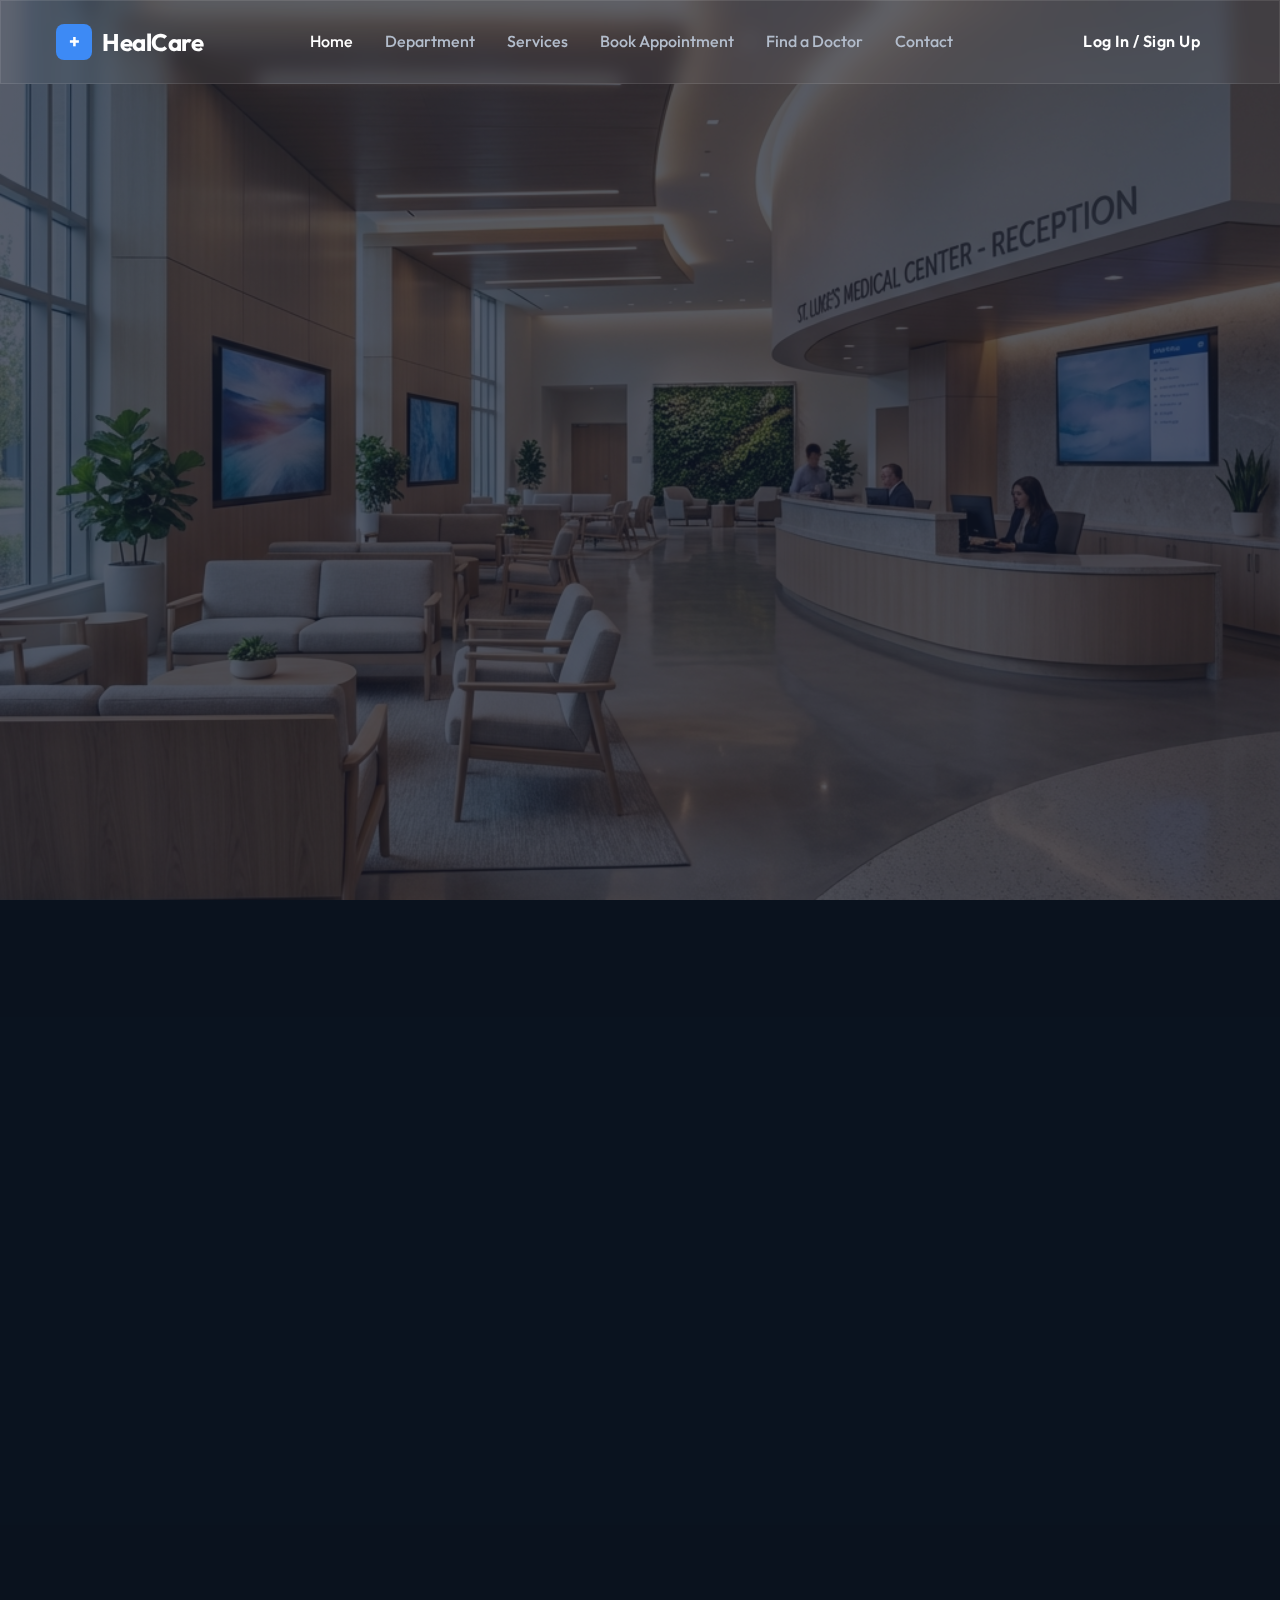
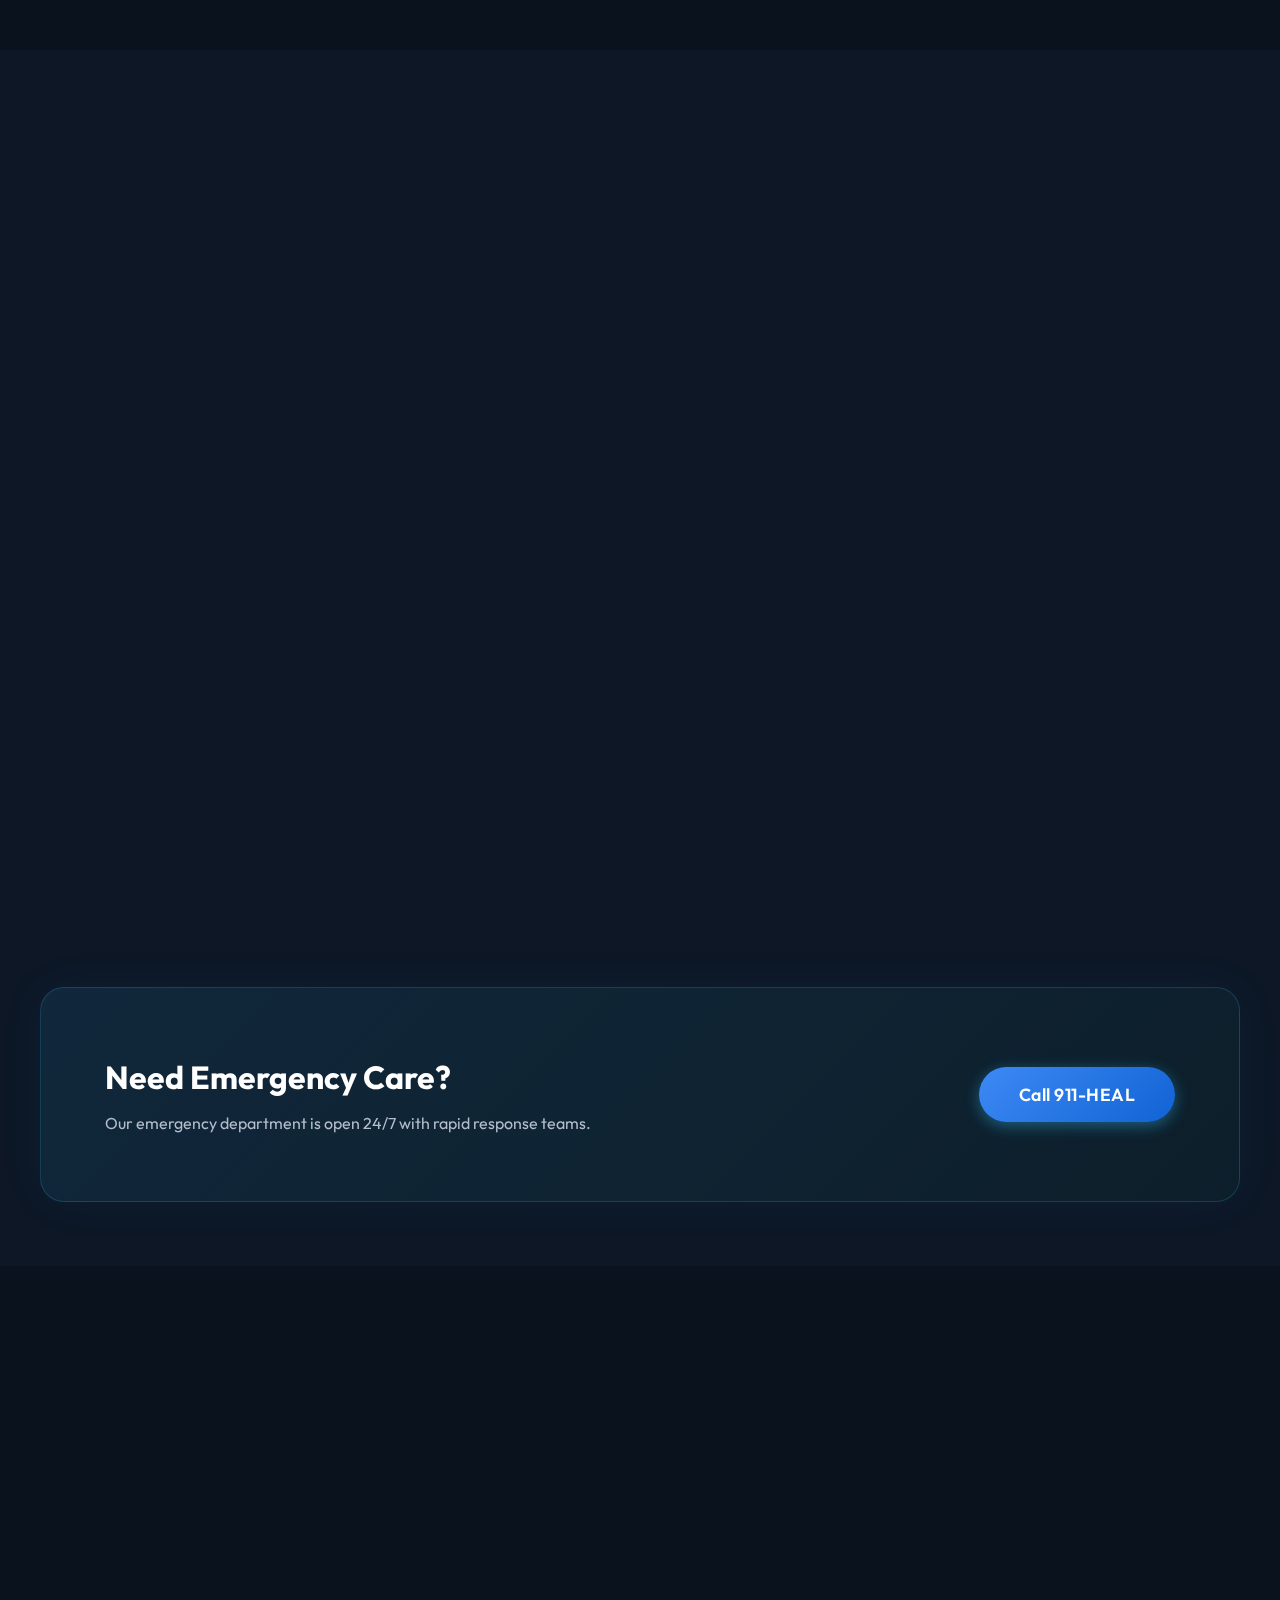
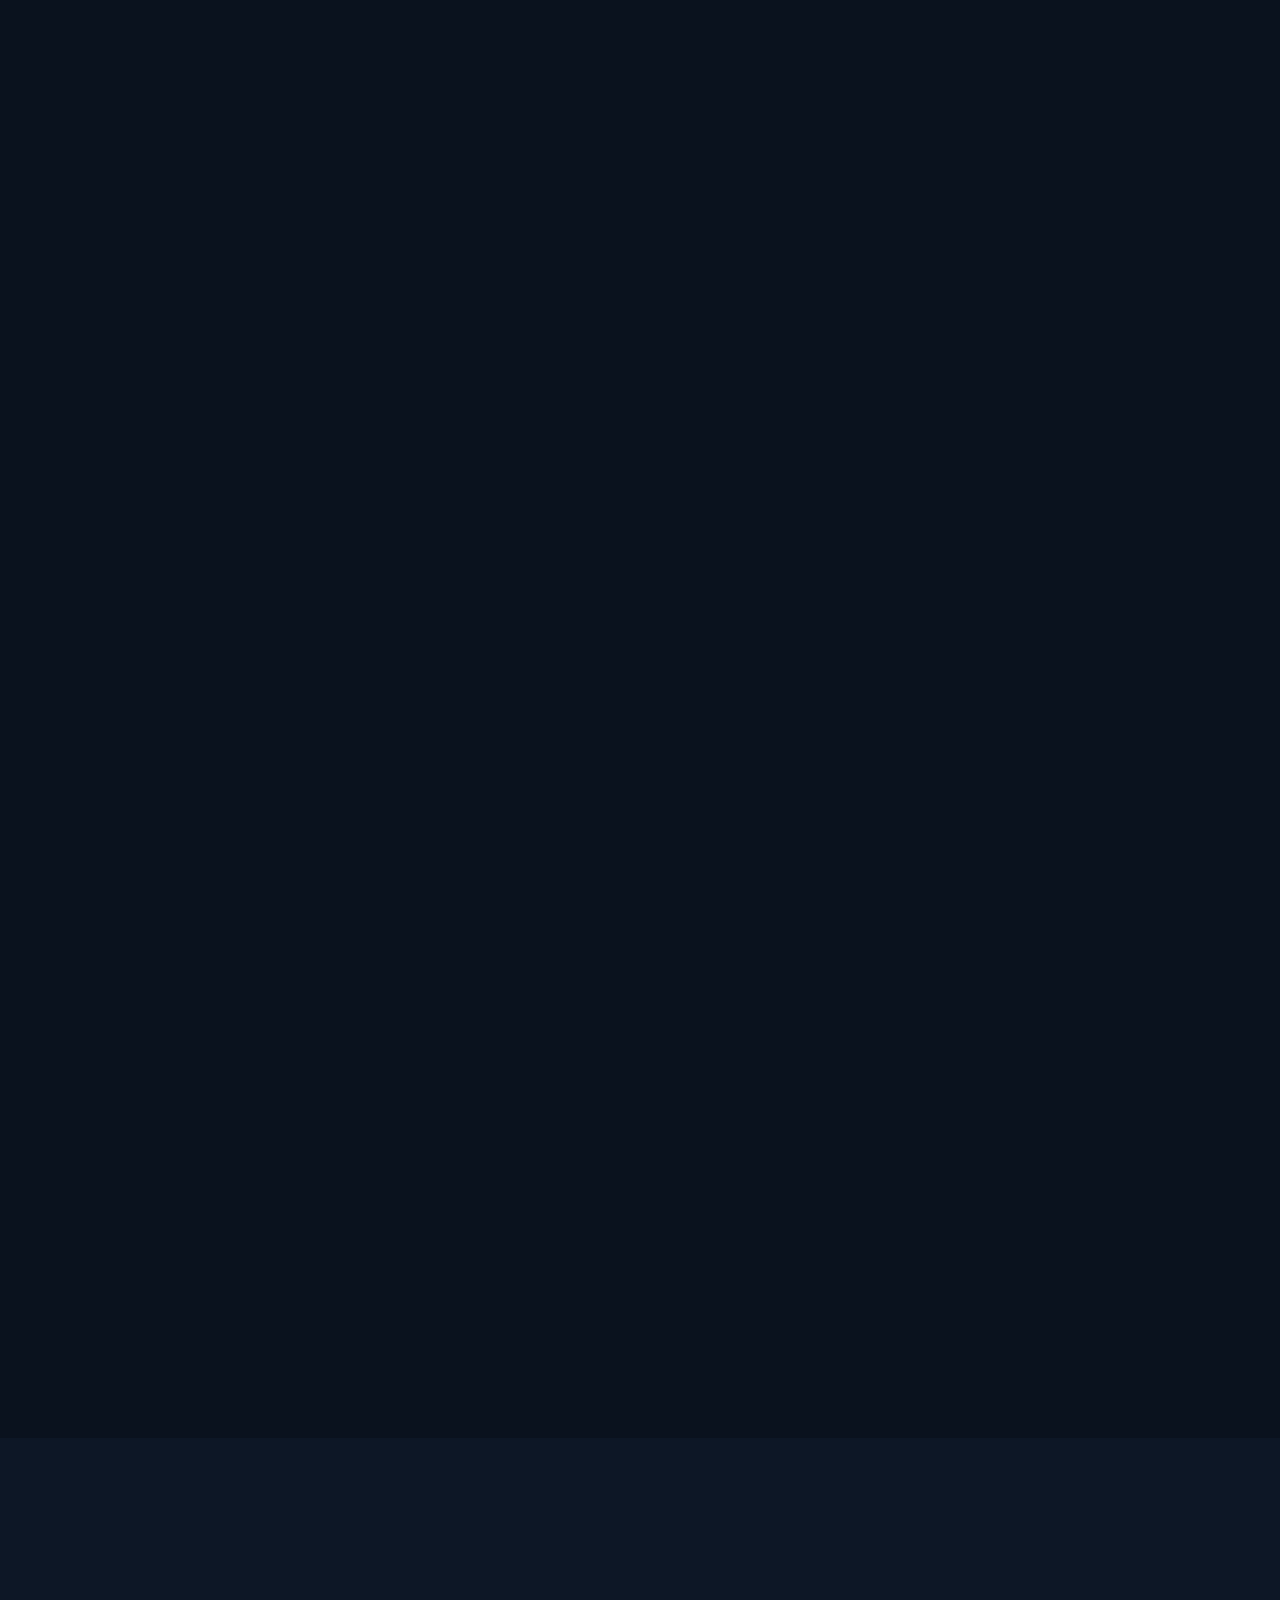
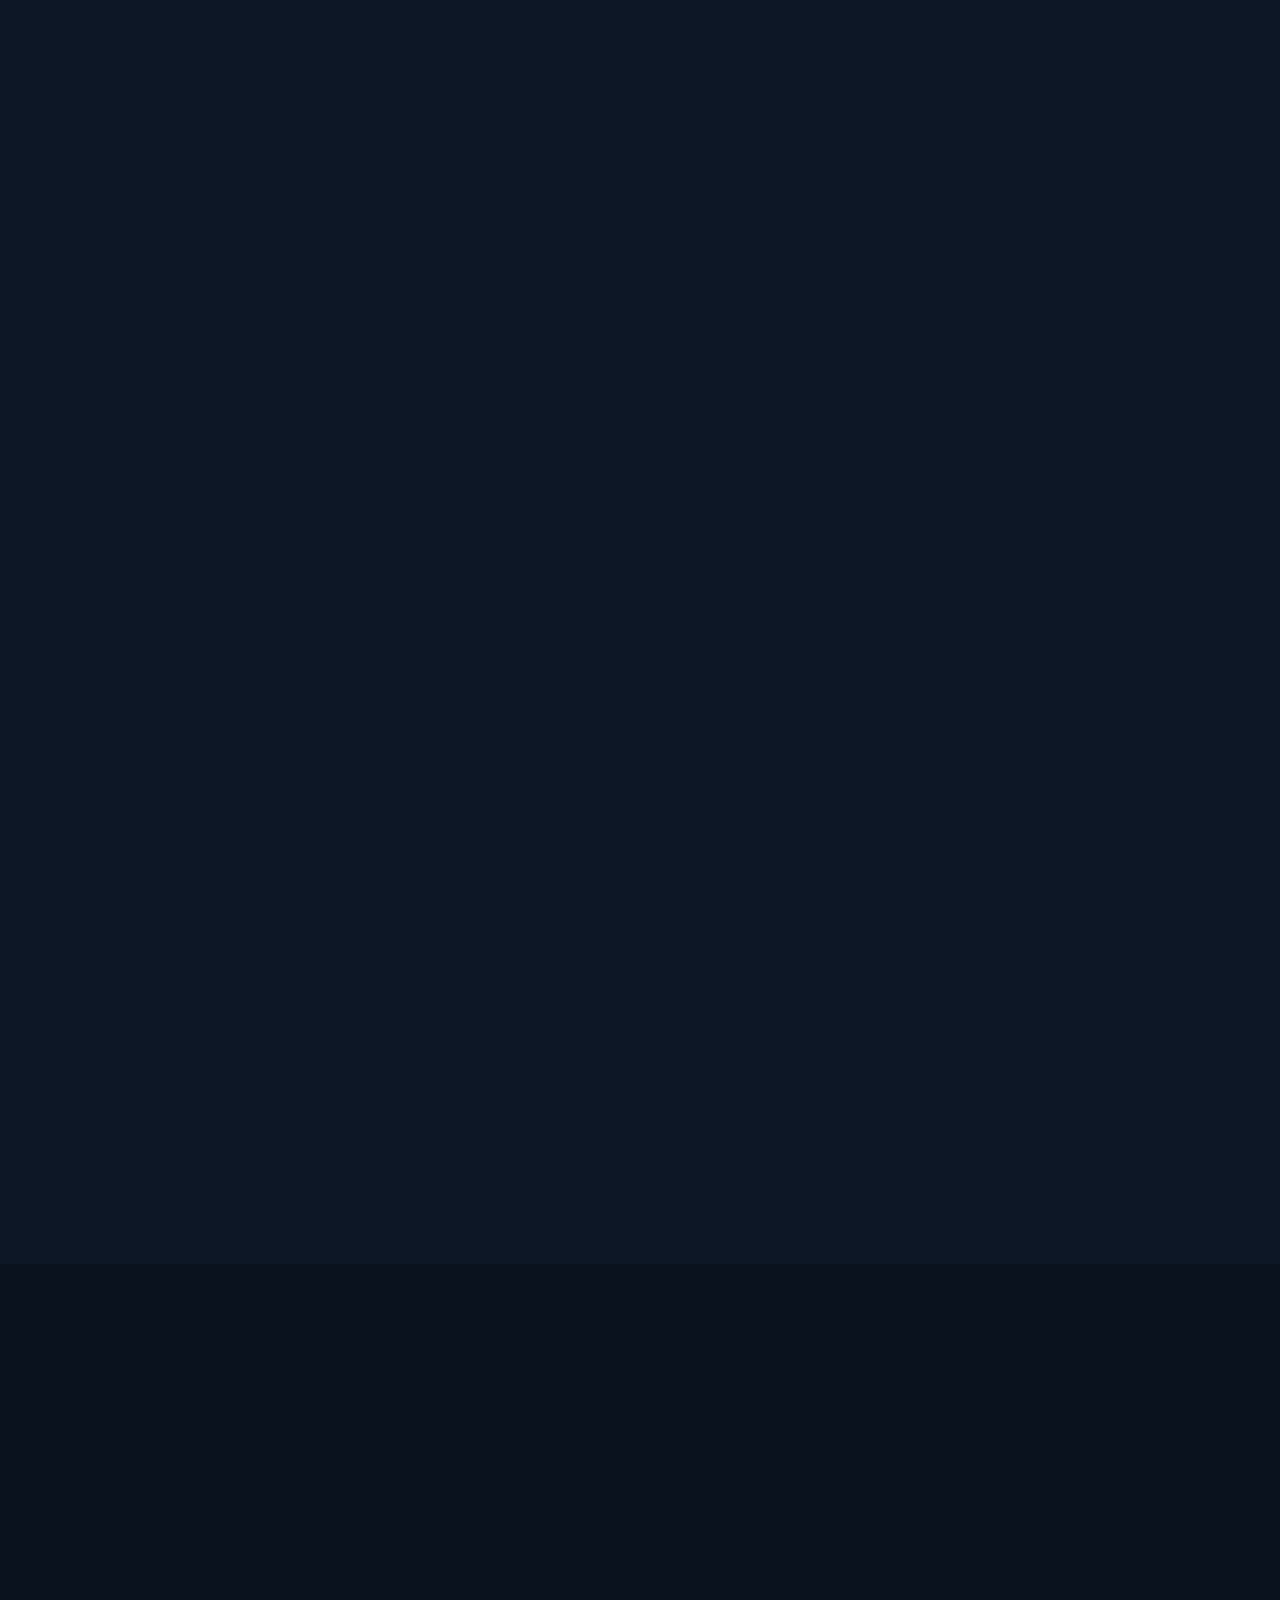
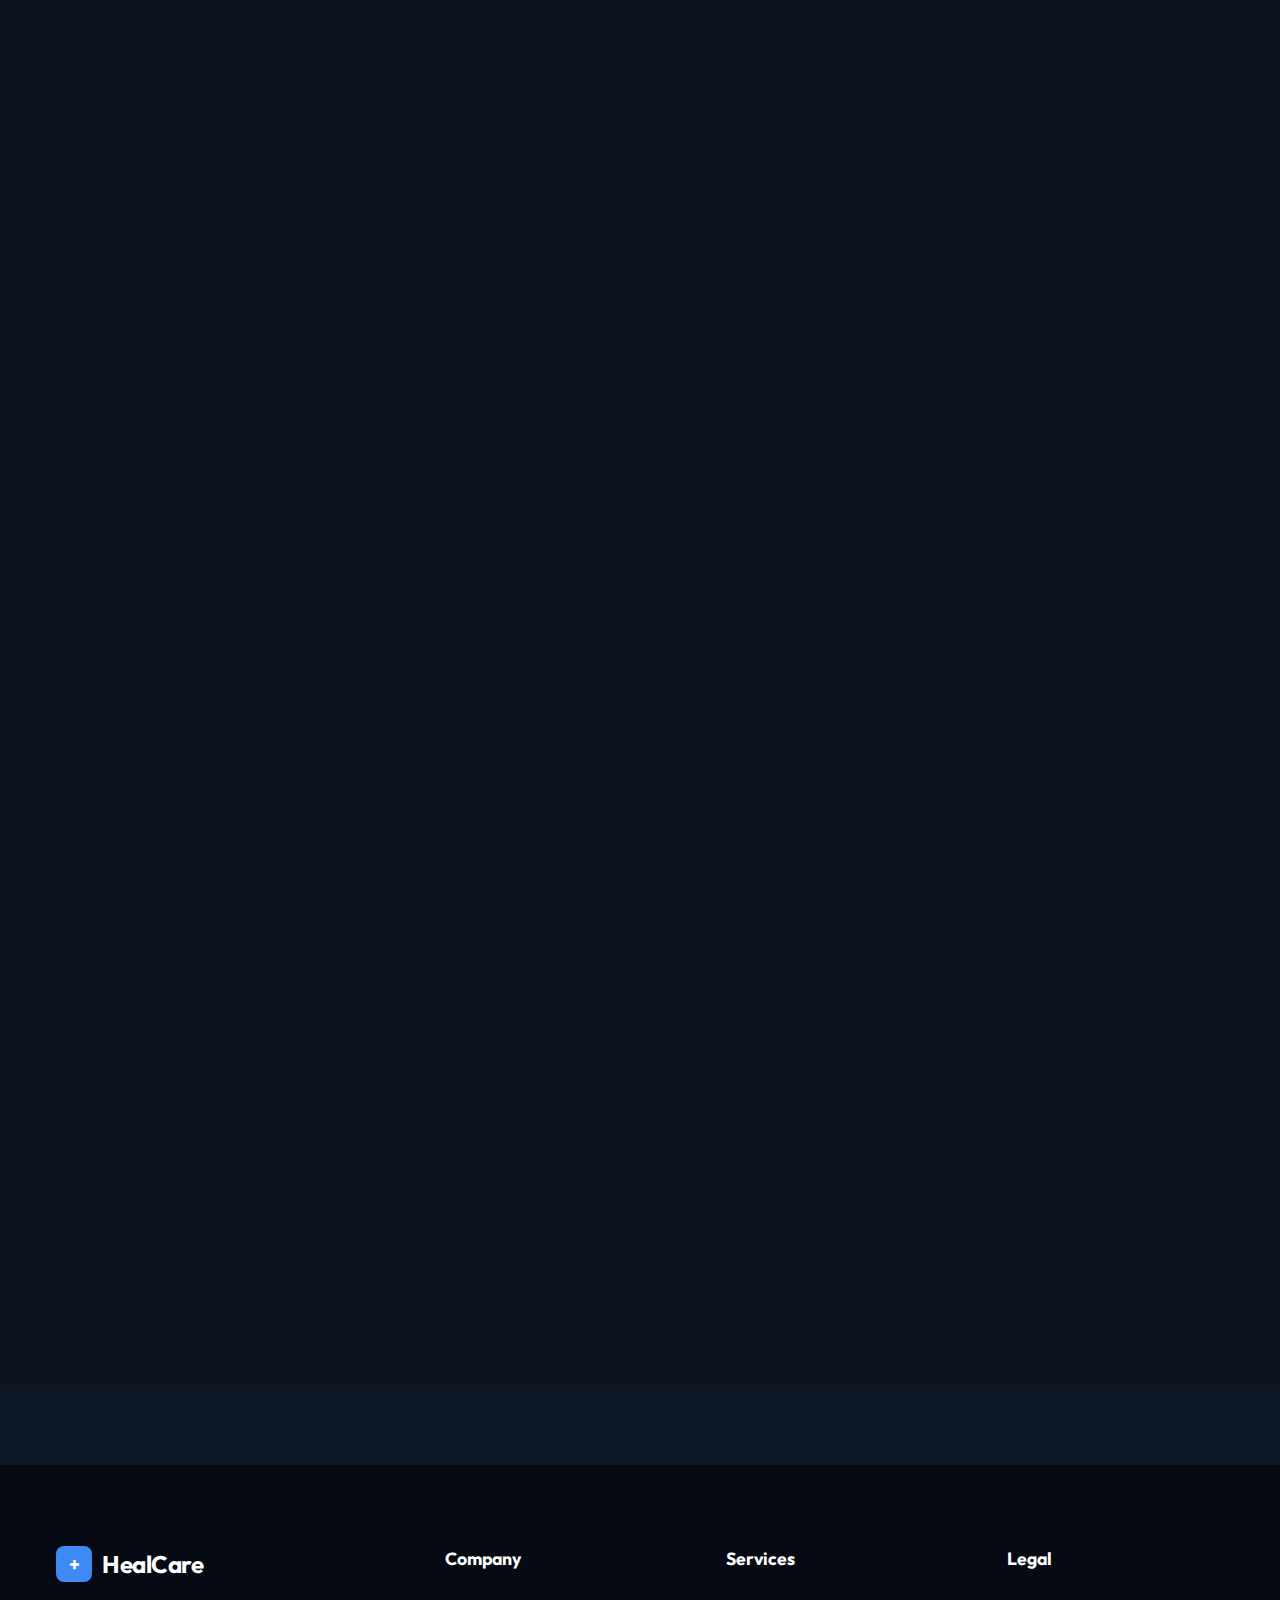
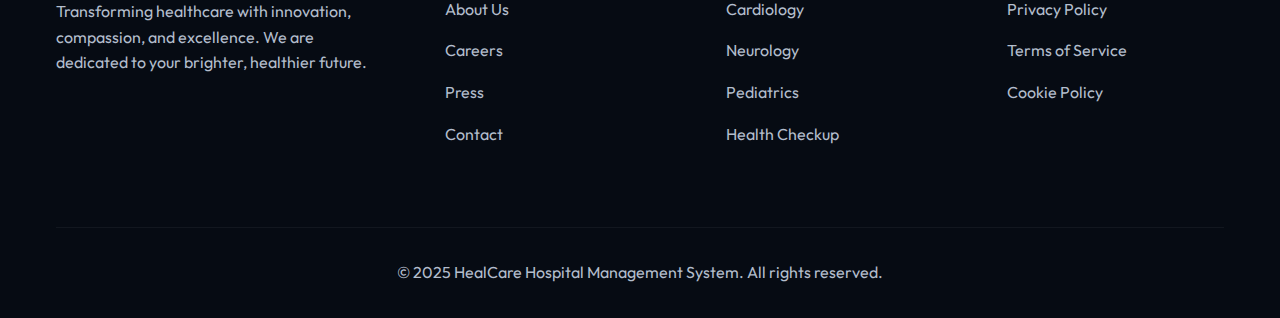
<file: index.html>
<!DOCTYPE html>
<html lang="en">

<head>
    <meta charset="UTF-8">
    <meta name="viewport" content="width=device-width, initial-scale=1.0">
    <title>HealCare - Premium Hospital Management</title>

    <!-- Meta -->
    <meta name="description" content="HealCare: Advanced Hospital Management System for modern healthcare facilities.">

    <!-- Fonts: Outfit (Modern, Clean, Tech-friendly) -->
    <link rel="preconnect" href="https://fonts.googleapis.com">
    <link rel="preconnect" href="https://fonts.gstatic.com" crossorigin>
    <link href="https://fonts.googleapis.com/css2?family=Outfit:wght@300;400;500;600;700&display=swap" rel="stylesheet">

    <!-- Styles -->
    <link rel="stylesheet" href="styles/main.css">
</head>

<body>

    <!-- Navigation -->
    <nav class="navbar glass-effect">
        <div class="container">
            <a href="#" class="logo">
                <span class="logo-icon">+</span> HealCare
            </a>
            <ul class="nav-links">
                <li><a href="#home" class="active">Home</a></li>
                <li><a href="#departments">Department</a></li>
                <li><a href="#services">Services</a></li>
                <li><a href="#book-appointment">Book Appointment</a></li>
                <li><a href="#find-doctor">Find a Doctor</a></li>
                <li><a href="#contact">Contact</a></li>
            </ul>
            <div class="nav-actions">
                <a href="login.html" class="btn btn-secondary">Log In / Sign Up</a>
            </div>
        </div>
    </nav>

    <!-- Hero Section -->
    <header class="hero">
        <div class="container hero-content">
            <div class="hero-text">
                <h1 class="fade-in-up">Healthcare Reimagined <br> <span class="highlight">For The Future</span></h1>
                <p class="fade-in-up delay-1">Experience world-class medical services with state-of-the-art technology
                    and compassionate care.</p>
                <div class="hero-btns fade-in-up delay-2">
                    <button class="btn btn-primary btn-lg">Get Started</button>
                    <button class="btn btn-outline btn-lg">Learn More</button>
                </div>

                <div class="stats-row fade-in-up delay-3">
                    <div class="stat-item">
                        <h3>500+</h3>
                        <p>Doctors</p>
                    </div>
                    <div class="stat-item">
                        <h3>24/7</h3>
                        <p>Emergency</p>
                    </div>
                    <div class="stat-item">
                        <h3>10k+</h3>
                        <p>Patients Healed</p>
                    </div>
                </div>
            </div>
            <!-- Visuals removed for cleaner look with background image -->
        </div>
        <div class="hero-bg-glow"></div>
    </header>

    <!-- About Us Section -->
    <section id="about" class="section padding-lg bg-darker">
        <div class="container">
            <div class="section-header text-center reveal-on-scroll">
                <span class="badge">Who We Are</span>
                <h2>Redefining <span class="highlight">Healthcare Excellence</span></h2>
                <p>HealCare is a pioneer in modern medicine, combining compassion with advanced technology.</p>
            </div>
            <div class="about-grid">
                <div class="about-content reveal-on-scroll">
                    <h3>Our Mission</h3>
                    <p>To provide accessible, high-quality healthcare to everyone. We believe in a patient-first
                        approach, ensuring that every individual receives personalized care.</p>
                    <ul class="check-list">
                        <li>✅ Top-tier Medical Professionals</li>
                        <li>✅ State-of-the-art Technology</li>
                        <li>✅ 24/7 Care & Support</li>
                    </ul>
                </div>
                <div class="about-stats reveal-on-scroll">
                    <div class="stat-card glass-panel">
                        <h2>25+</h2>
                        <p>Years of Service</p>
                    </div>
                    <div class="stat-card glass-panel">
                        <h2>50+</h2>
                        <p>Awards Won</p>
                    </div>
                </div>
            </div>
        </div>
        <!-- Team section integrated into Doctors Section previously -->
    </section>

    <!-- Services Section -->
    <section id="services" class="section padding-lg">
        <div class="container">
            <div class="section-header text-center fade-in-up">
                <span class="badge">Our Expertise</span>
                <h2>Comprehensive <span class="highlight">Medical Services</span></h2>
                <p>We provide a wide range of top-tier medical solutions tailored to your needs.</p>
            </div>

            <div class="services-grid">
                <!-- Service 1 -->
                <div class="service-card glass-panel reveal-on-scroll">
                    <div class="service-icon">🫀</div>
                    <h3>Cardiology</h3>
                    <p>Advanced heart care with cutting-edge diagnostics and expert surgeons.</p>
                    <a href="#" class="btn-text">Learn more &rarr;</a>
                </div>
                <!-- Service 2 -->
                <div class="service-card glass-panel reveal-on-scroll">
                    <div class="service-icon">🧠</div>
                    <h3>Neurology</h3>
                    <p>Comprehensive care for neurological disorders with specialized rehabilitation.</p>
                    <a href="#" class="btn-text">Learn more &rarr;</a>
                </div>
                <!-- Service 3 -->
                <div class="service-card glass-panel reveal-on-scroll">
                    <div class="service-icon">👶</div>
                    <h3>Pediatrics</h3>
                    <p>Compassionate care for infants, children, and adolescents.</p>
                    <a href="#" class="btn-text">Learn more &rarr;</a>
                </div>
                <!-- Service 4 -->
                <div class="service-card glass-panel reveal-on-scroll">
                    <div class="service-icon">🦴</div>
                    <h3>Orthopedics</h3>
                    <p>Joint replacement and sports medicine from world-renowned specialists.</p>
                    <a href="#" class="btn-text">Learn more &rarr;</a>
                </div>
            </div>
        </div>
    </section>

    <!-- CTA Section -->
    <section class="cta-section">
        <div class="container cta-content glass-effect">
            <div class="cta-text">
                <h2>Need Emergency Care?</h2>
                <p>Our emergency department is open 24/7 with rapid response teams.</p>
            </div>
            <div class="cta-btn">
                <button class="btn btn-primary btn-lg">Call 911-HEAL</button>
            </div>
        </div>
    </section>

    <!-- Doctors Section -->
    <section id="doctors" class="section padding-lg bg-darker">
        <div class="container">
            <div class="section-header text-center reveal-on-scroll">
                <span class="badge">Our Team</span>
                <h2>Meet Our <span class="highlight">Specialists</span></h2>
                <p>Led by industry pioneers dedicated to your well-being.</p>
            </div>

            <div class="doctors-slider reveal-on-scroll">
                <!-- Doctor Card 1 -->
                <div class="doctor-card">
                    <div class="doctor-img-placeholder gradient-1"></div>
                    <div class="doctor-info">
                        <h4>Dr. Sarah Jenny</h4>
                        <span class="specialty">Chief Cardiologist</span>
                        <p>15+ years experience in interventional cardiology.</p>
                    </div>
                </div>
                <!-- Doctor Card 2 -->
                <div class="doctor-card">
                    <div class="doctor-img-placeholder gradient-2"></div>
                    <div class="doctor-info">
                        <h4>Dr. Mark Stevens</h4>
                        <span class="specialty">Senior Neurologist</span>
                        <p>Specializing in complex brain surgeries and research.</p>
                    </div>
                </div>
                <!-- Doctor Card 3 -->
                <div class="doctor-card">
                    <div class="doctor-img-placeholder gradient-3"></div>
                    <div class="doctor-info">
                        <h4>Dr. Emily Chen</h4>
                        <span class="specialty">Head of Pediatrics</span>
                        <p>Dedicated to providing the best care for your little ones.</p>
                    </div>
                </div>
            </div>
        </div>
    </section>

    <!-- Book Appointment Section -->
    <section id="book-appointment" class="section padding-lg bg-darker">
        <div class="container">
            <div class="section-header text-center reveal-on-scroll">
                <span class="badge">Booking</span>
                <h2>Manage Your <span class="highlight">Appointment</span></h2>
                <p>Easy scheduling and management with our top specialists.</p>
            </div>

            <div class="appointment-tabs glass-panel reveal-on-scroll">
                <button class="appt-tab active" onclick="switchApptTab('book')">Book New</button>
                <button class="appt-tab" onclick="switchApptTab('cancel')">Cancel / Check</button>
            </div>

            <!-- Booking Form -->
            <form id="bookForm" class="appointment-form glass-panel reveal-on-scroll">
                <div class="form-row">
                    <input type="text" placeholder="Full Name" required>
                    <input type="email" placeholder="Email Address" required>
                </div>
                <div class="form-row">
                    <select required>
                        <option value="" disabled selected>Select Department</option>
                        <option value="cardiology">Cardiology</option>
                        <option value="neurology">Neurology</option>
                        <option value="pediatrics">Pediatrics</option>
                        <option value="orthopedics">Orthopedics</option>
                    </select>
                    <input type="date" required>
                </div>
                <button type="submit" class="btn btn-primary btn-block">Confirm Booking</button>
            </form>

            <!-- Cancel Form (Hidden by default) -->
            <form id="cancelForm" class="appointment-form glass-panel reveal-on-scroll" style="display: none;">
                <div class="form-row">
                    <input type="text" placeholder="Appointment ID" required>
                </div>
                <button type="submit" class="btn btn-outline btn-block"
                    style="border-color: #ef4444; color: #ef4444;">Cancel Appointment</button>
            </form>
        </div>
    </section>

    <!-- Find a Doctor Section -->
    <section id="find-doctor" class="section padding-lg">
        <div class="container">
            <div class="section-header text-center reveal-on-scroll">
                <span class="badge">Search</span>
                <h2>Find a <span class="highlight">Doctor</span></h2>
                <p>Search by name, specialty, or department.</p>
            </div>
            <div class="search-bar glass-panel reveal-on-scroll">
                <input type="text" placeholder="Search doctor's name or specialty..." class="search-input">
                <button class="btn btn-primary">Search</button>
            </div>
        </div>
    </section>

    <!-- Latest News & Blogs -->
    <section id="news" class="section padding-lg">
        <div class="container">
            <div class="section-header text-center reveal-on-scroll">
                <span class="badge">Updates</span>
                <h2>Latest <span class="highlight">News & Articles</span></h2>
                <p>Stay informed with the latest medical breakthroughs and health tips.</p>
            </div>
            <div class="news-grid">
                <article class="news-card glass-panel reveal-on-scroll">
                    <div class="news-img img-1"></div>
                    <div class="news-content">
                        <span class="date">Oct 24, 2025</span>
                        <h4>The Future of Robotic Surgery</h4>
                        <p>How AI and robotics are revolutionizing complex procedures.</p>
                        <a href="#" class="read-more">Read More &rarr;</a>
                    </div>
                </article>
                <article class="news-card glass-panel reveal-on-scroll">
                    <div class="news-img img-2"></div>
                    <div class="news-content">
                        <span class="date">Oct 18, 2025</span>
                        <h4>Heart Health Tips for Seniors</h4>
                        <p>Essential advice for maintaining cardiovascular health.</p>
                        <a href="#" class="read-more">Read More &rarr;</a>
                    </div>
                </article>
                <article class="news-card glass-panel reveal-on-scroll">
                    <div class="news-img img-3"></div>
                    <div class="news-content">
                        <span class="date">Oct 10, 2025</span>
                        <h4>Mental Health Awareness</h4>
                        <p>Understanding the importance of mental well-being used today.</p>
                        <a href="#" class="read-more">Read More &rarr;</a>
                    </div>
                </article>
            </div>
        </div>
    </section>

    <!-- Patient Stories -->
    <section id="stories" class="section padding-lg bg-darker">
        <div class="container">
            <div class="section-header text-center reveal-on-scroll">
                <span class="badge">Testimonials</span>
                <h2>Patient <span class="highlight">Stories</span></h2>
                <p>Real stories of hope and healing from our patients.</p>
            </div>
            <div class="stories-grid">
                <div class="story-card glass-panel reveal-on-scroll">
                    <p class="quote">"The care I received at HealCare was nothing short of miraculous. The cardiology
                        team saved my life."</p>
                    <div class="author">
                        <div class="avatar">👨</div>
                        <div>
                            <h5>John Doe</h5>
                            <span>Recovered Patient</span>
                        </div>
                    </div>
                </div>
                <div class="story-card glass-panel reveal-on-scroll">
                    <p class="quote">"Professional, kind, and state-of-the-art facilities. I felt safe and cared for
                        every step of the way."</p>
                    <div class="author">
                        <div class="avatar">👩</div>
                        <div>
                            <h5>Jane Smith</h5>
                            <span>Maternity Patient</span>
                        </div>
                    </div>
                </div>
            </div>
        </div>
    </section>

    <!-- Contact Section -->
    <section id="contact" class="section padding-lg bg-darker">
        <div class="container">
            <div class="section-header text-center reveal-on-scroll">
                <span class="badge">Get in Touch</span>
                <h2>Contact <span class="highlight">Us</span></h2>
                <p>We are here to assist you 24/7.</p>
            </div>
            <div class="contact-grid">
                <div class="contact-card glass-panel reveal-on-scroll">
                    <div class="icon-box">🚨</div>
                    <h3>Emergency</h3>
                    <p class="highlight-text">911 / 112</p>
                </div>
                <div class="contact-card glass-panel reveal-on-scroll">
                    <div class="icon-box">🚑</div>
                    <h3>Ambulance</h3>
                    <p class="highlight-text">+1 (800) AMB-HELP</p>
                </div>
                <div class="contact-card glass-panel reveal-on-scroll">
                    <div class="icon-box">📍</div>
                    <h3>Address</h3>
                    <p>123 Healthcare Ave, Medical City, NY</p>
                </div>
                <div class="contact-card glass-panel reveal-on-scroll">
                    <div class="icon-box">📞</div>
                    <h3>General Support</h3>
                    <p>+1 (555) 123-4567</p>
                </div>
                <div class="contact-card glass-panel reveal-on-scroll">
                    <div class="icon-box">📧</div>
                    <h3>Email</h3>
                    <p>contact@healcare.com</p>
                </div>
            </div>
        </div>
    </section>

    <!-- Footer -->
    <footer id="about" class="footer">
        <div class="container">
            <div class="footer-grid">
                <div class="footer-brand">
                    <a href="#" class="logo">
                        <span class="logo-icon">+</span> HealCare
                    </a>
                    <p>Transforming healthcare with innovation, compassion, and excellence. We are dedicated to your
                        brighter, healthier future.</p>
                </div>

                <div class="footer-col">
                    <h4>Company</h4>
                    <ul class="footer-links">
                        <li><a href="#">About Us</a></li>
                        <li><a href="#">Careers</a></li>
                        <li><a href="#">Press</a></li>
                        <li><a href="#">Contact</a></li>
                    </ul>
                </div>

                <div class="footer-col">
                    <h4>Services</h4>
                    <ul class="footer-links">
                        <li><a href="#">Cardiology</a></li>
                        <li><a href="#">Neurology</a></li>
                        <li><a href="#">Pediatrics</a></li>
                        <li><a href="#">Health Checkup</a></li>
                    </ul>
                </div>

                <div class="footer-col">
                    <h4>Legal</h4>
                    <ul class="footer-links">
                        <li><a href="#">Privacy Policy</a></li>
                        <li><a href="#">Terms of Service</a></li>
                        <li><a href="#">Cookie Policy</a></li>
                    </ul>
                </div>
            </div>

            <div class="footer-bottom">
                <p>&copy; 2025 HealCare Hospital Management System. All rights reserved.</p>
            </div>
        </div>
    </footer>

    <!-- Authentication Modal -->
    <div id="authModal" class="modal-overlay">
        <div class="modal-content glass-panel">
            <button class="close-modal">&times;</button>
            <div class="auth-box">
                <div class="auth-tabs">
                    <button class="tab-btn active" data-tab="login">Log In</button>
                    <button class="tab-btn" data-tab="signup">Sign Up</button>
                </div>

                <!-- Role Selector -->
                <div class="role-selector">
                    <span class="role-label">I am a:</span>
                    <select id="userRole" class="role-select">
                        <option value="patient">Patient</option>
                        <option value="doctor">Doctor</option>
                        <option value="staff">Staff</option>
                        <option value="admin">Admin</option>
                    </select>
                </div>

                <!-- Login Form -->
                <form id="loginForm" class="auth-form active">
                    <div class="input-group">
                        <input type="email" placeholder="Email / ID" required>
                    </div>
                    <div class="input-group">
                        <input type="password" placeholder="Password" required>
                    </div>
                    <p class="forgot-pass"><a href="#">Forgot Password?</a></p>
                    <button type="submit" class="btn btn-primary btn-block">Log In</button>
                </form>

                <!-- Signup Form -->
                <form id="signupForm" class="auth-form">
                    <div id="signupFields">
                        <!-- Dynamic fields based on role -->
                        <div class="input-group">
                            <input type="text" placeholder="Full Name" required>
                        </div>
                        <div class="input-group">
                            <input type="email" placeholder="Email Address" required>
                        </div>
                        <div class="input-group">
                            <input type="password" placeholder="Create Password" required>
                        </div>
                        <div class="input-group">
                            <input type="password" placeholder="Confirm Password" required>
                        </div>
                    </div>
                    <button type="submit" class="btn btn-primary btn-block">Create Account</button>
                </form>
            </div>
        </div>
    </div>

    <script src="js/main.js"></script>
</body>

</html>
</file>
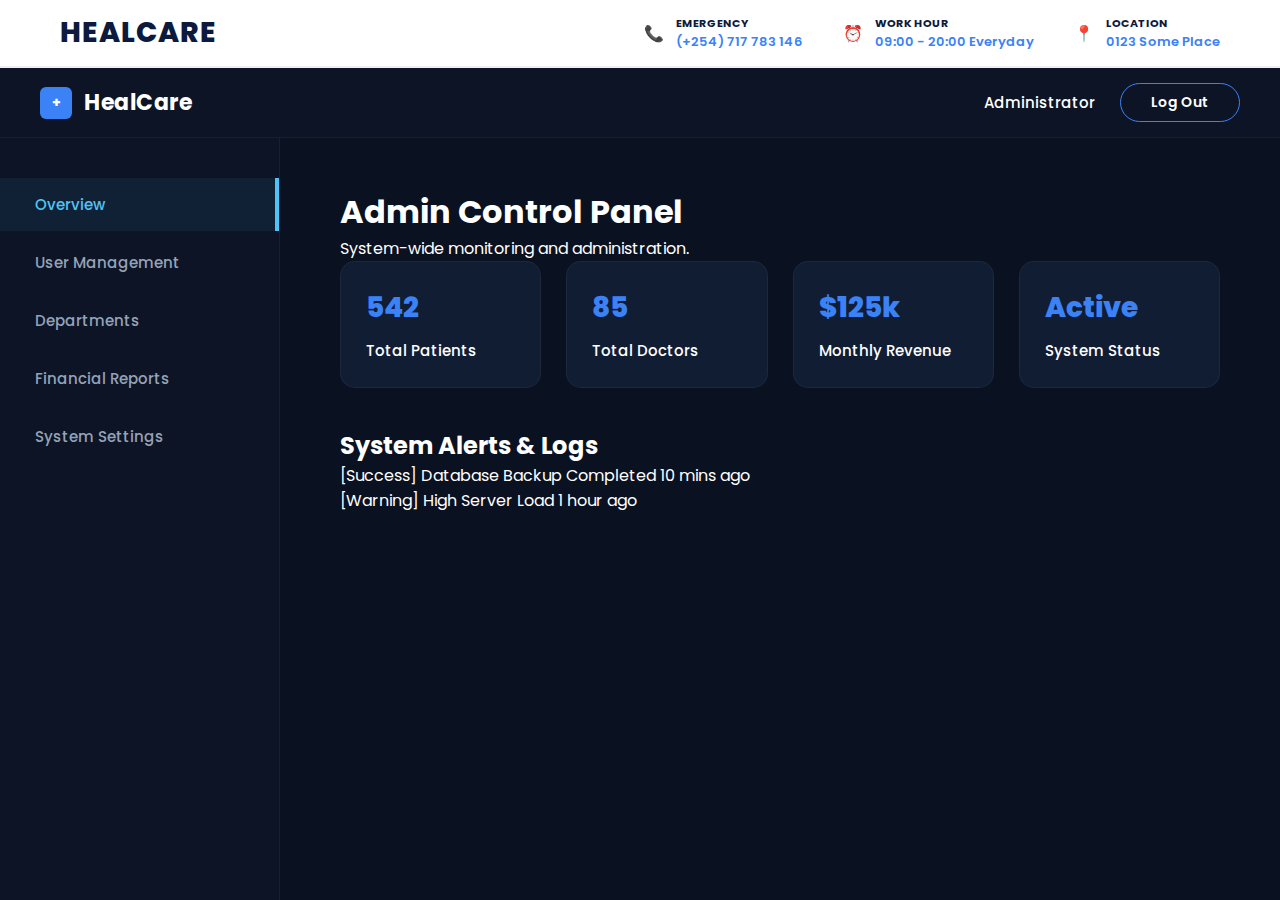
<file: admin_dashboard.html>
<!DOCTYPE html>
<html lang="en">

<head>
    <meta charset="UTF-8">
    <meta name="viewport" content="width=device-width, initial-scale=1.0">
    <title>Admin Dashboard - HealCare</title>
    <link href="https://fonts.googleapis.com/css2?family=Poppins:wght@300;400;500;600;700;800&display=swap"
        rel="stylesheet">
    <link rel="stylesheet" href="styles/dashboard.css">
</head>

<body>
    <!-- Top Header -->
    <header class="top-header">
        <a href="index.php" class="logo-main">HEALCARE</a>
        <div class="header-info-group">
            <div class="header-info-item">
                <div class="info-icon">📞</div>
                <div class="info-details">
                    <span class="info-label">Emergency</span>
                    <span class="info-value">(+254) 717 783 146</span>
                </div>
            </div>
            <div class="header-info-item">
                <div class="info-icon">⏰</div>
                <div class="info-details">
                    <span class="info-label">Work Hour</span>
                    <span class="info-value">09:00 - 20:00 Everyday</span>
                </div>
            </div>
            <div class="header-info-item">
                <div class="info-icon">📍</div>
                <div class="info-details">
                    <span class="info-label">Location</span>
                    <span class="info-value">0123 Some Place</span>
                </div>
            </div>
        </div>
    </header>

    <!-- Secondary Header -->
    <div class="secondary-header">
        <div class="brand-section">
            <span class="brand-icon">+</span>
            <span class="brand-name">HealCare</span>
        </div>
        <div class="user-controls">
            <span class="user-greeting">Administrator</span>
            <a href="logout.php" class="btn-logout">Log Out</a>
        </div>
    </div>

    <div class="dashboard-layout">
        <!-- Sidebar -->
        <aside class="sidebar">
            <a href="#" class="nav-link active">Overview</a>
            <a href="#" class="nav-link">User Management</a>
            <a href="#" class="nav-link">Departments</a>
            <a href="#" class="nav-link">Financial Reports</a>
            <a href="#" class="nav-link">System Settings</a>
        </aside>

        <!-- Main Content -->
        <main class="main-content">
            <section class="page-title-section">
                <h1 class="page-title">Admin Control Panel</h1>
                <p class="page-subtitle">System-wide monitoring and administration.</p>
            </section>

            <div class="stats-grid">
                <div class="stat-card">
                    <div class="stat-value">542</div>
                    <div class="stat-label">Total Patients</div>
                </div>
                <div class="stat-card">
                    <div class="stat-value">85</div>
                    <div class="stat-label">Total Doctors</div>
                </div>
                <div class="stat-card">
                    <div class="stat-value">$125k</div>
                    <div class="stat-label">Monthly Revenue</div>
                </div>
                <div class="stat-card">
                    <div class="stat-value">Active</div>
                    <div class="stat-label">System Status</div>
                </div>
            </div>

            <div class="content-block">
                <div class="block-header">
                    <h2 class="block-title">System Alerts & Logs</h2>
                </div>
                <div class="list-container">
                    <div class="alert-row">
                        <span class="alert-text success">[Success] Database Backup Completed</span>
                        <span class="alert-time">10 mins ago</span>
                    </div>
                    <div class="alert-row">
                        <span class="alert-text warning">[Warning] High Server Load</span>
                        <span class="alert-time">1 hour ago</span>
                    </div>
                </div>
            </div>
        </main>
    </div>
</body>

</html>
</file>
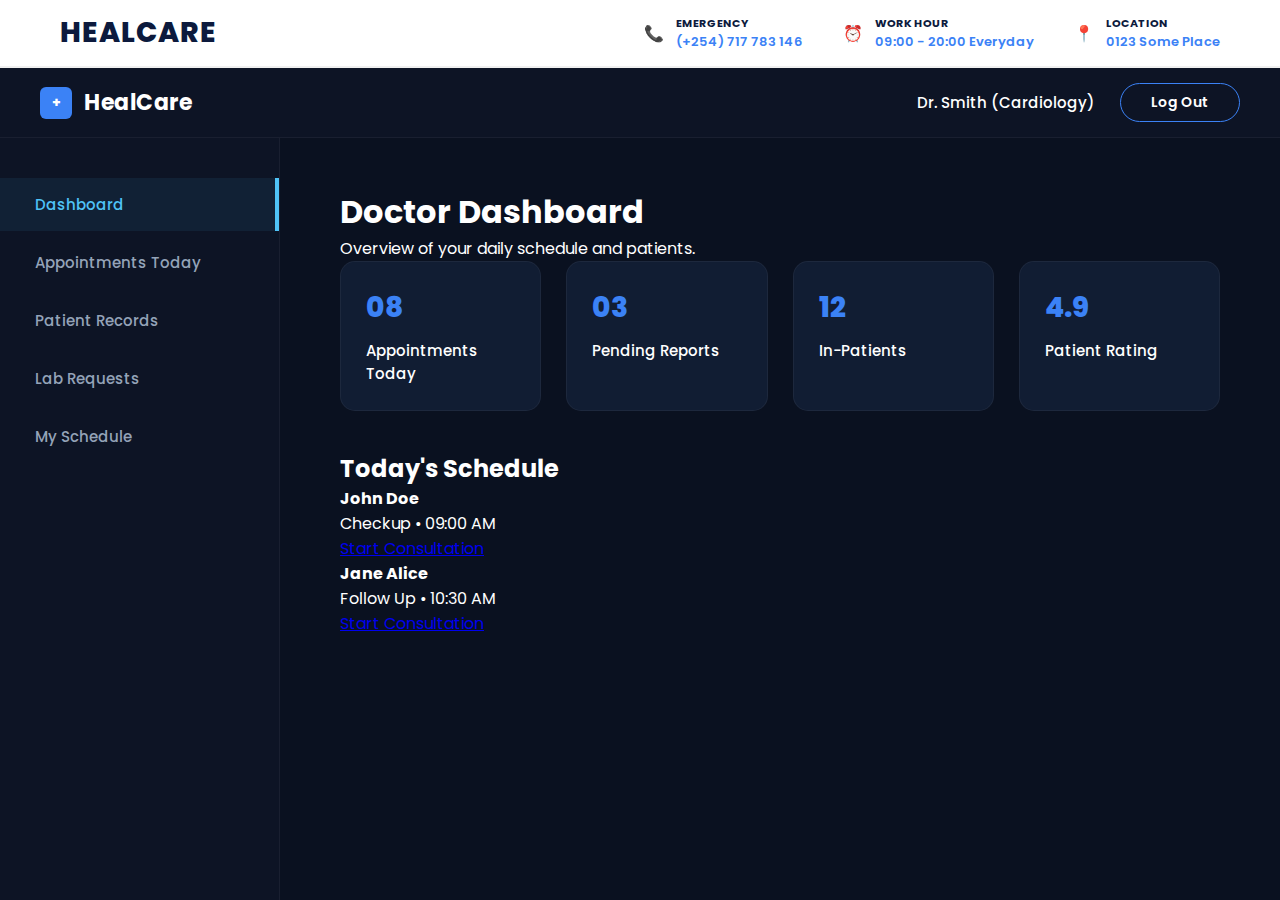
<file: doctor_dashboard.html>
<!DOCTYPE html>
<html lang="en">

<head>
    <meta charset="UTF-8">
    <meta name="viewport" content="width=device-width, initial-scale=1.0">
    <title>Doctor Dashboard - HealCare</title>
    <link href="https://fonts.googleapis.com/css2?family=Poppins:wght@300;400;500;600;700;800&display=swap"
        rel="stylesheet">
    <link rel="stylesheet" href="styles/dashboard.css">
</head>

<body>
    <!-- Top Header -->
    <header class="top-header">
        <a href="index.php" class="logo-main">HEALCARE</a>
        <div class="header-info-group">
            <div class="header-info-item">
                <div class="info-icon">📞</div>
                <div class="info-details">
                    <span class="info-label">Emergency</span>
                    <span class="info-value">(+254) 717 783 146</span>
                </div>
            </div>
            <div class="header-info-item">
                <div class="info-icon">⏰</div>
                <div class="info-details">
                    <span class="info-label">Work Hour</span>
                    <span class="info-value">09:00 - 20:00 Everyday</span>
                </div>
            </div>
            <div class="header-info-item">
                <div class="info-icon">📍</div>
                <div class="info-details">
                    <span class="info-label">Location</span>
                    <span class="info-value">0123 Some Place</span>
                </div>
            </div>
        </div>
    </header>

    <!-- Secondary Header -->
    <div class="secondary-header">
        <div class="brand-section">
            <span class="brand-icon">+</span>
            <span class="brand-name">HealCare</span>
        </div>
        <div class="user-controls">
            <span class="user-greeting">Dr. Smith (Cardiology)</span>
            <a href="logout.php" class="btn-logout">Log Out</a>
        </div>
    </div>

    <div class="dashboard-layout">
        <!-- Sidebar -->
        <aside class="sidebar">
            <a href="#" class="nav-link active">Dashboard</a>
            <a href="#" class="nav-link">Appointments Today</a>
            <a href="#" class="nav-link">Patient Records</a>
            <a href="#" class="nav-link">Lab Requests</a>
            <a href="#" class="nav-link">My Schedule</a>
        </aside>

        <!-- Main Content -->
        <main class="main-content">
            <section class="page-title-section">
                <h1 class="page-title">Doctor Dashboard</h1>
                <p class="page-subtitle">Overview of your daily schedule and patients.</p>
            </section>

            <div class="stats-grid">
                <div class="stat-card">
                    <div class="stat-value">08</div>
                    <div class="stat-label">Appointments Today</div>
                </div>
                <div class="stat-card">
                    <div class="stat-value">03</div>
                    <div class="stat-label">Pending Reports</div>
                </div>
                <div class="stat-card">
                    <div class="stat-value">12</div>
                    <div class="stat-label">In-Patients</div>
                </div>
                <div class="stat-card">
                    <div class="stat-value">4.9</div>
                    <div class="stat-label">Patient Rating</div>
                </div>
            </div>

            <div class="content-block">
                <div class="block-header">
                    <h2 class="block-title">Today's Schedule</h2>
                </div>
                <div class="list-container">
                    <div class="list-item">
                        <div class="item-info">
                            <h4>John Doe</h4>
                            <p>Checkup • 09:00 AM</p>
                        </div>
                        <a href="#" class="btn-action">Start Consultation</a>
                    </div>
                    <div class="list-item">
                        <div class="item-info">
                            <h4>Jane Alice</h4>
                            <p>Follow Up • 10:30 AM</p>
                        </div>
                        <a href="#" class="btn-action">Start Consultation</a>
                    </div>
                </div>
            </div>
        </main>
    </div>
</body>

</html>
</file>
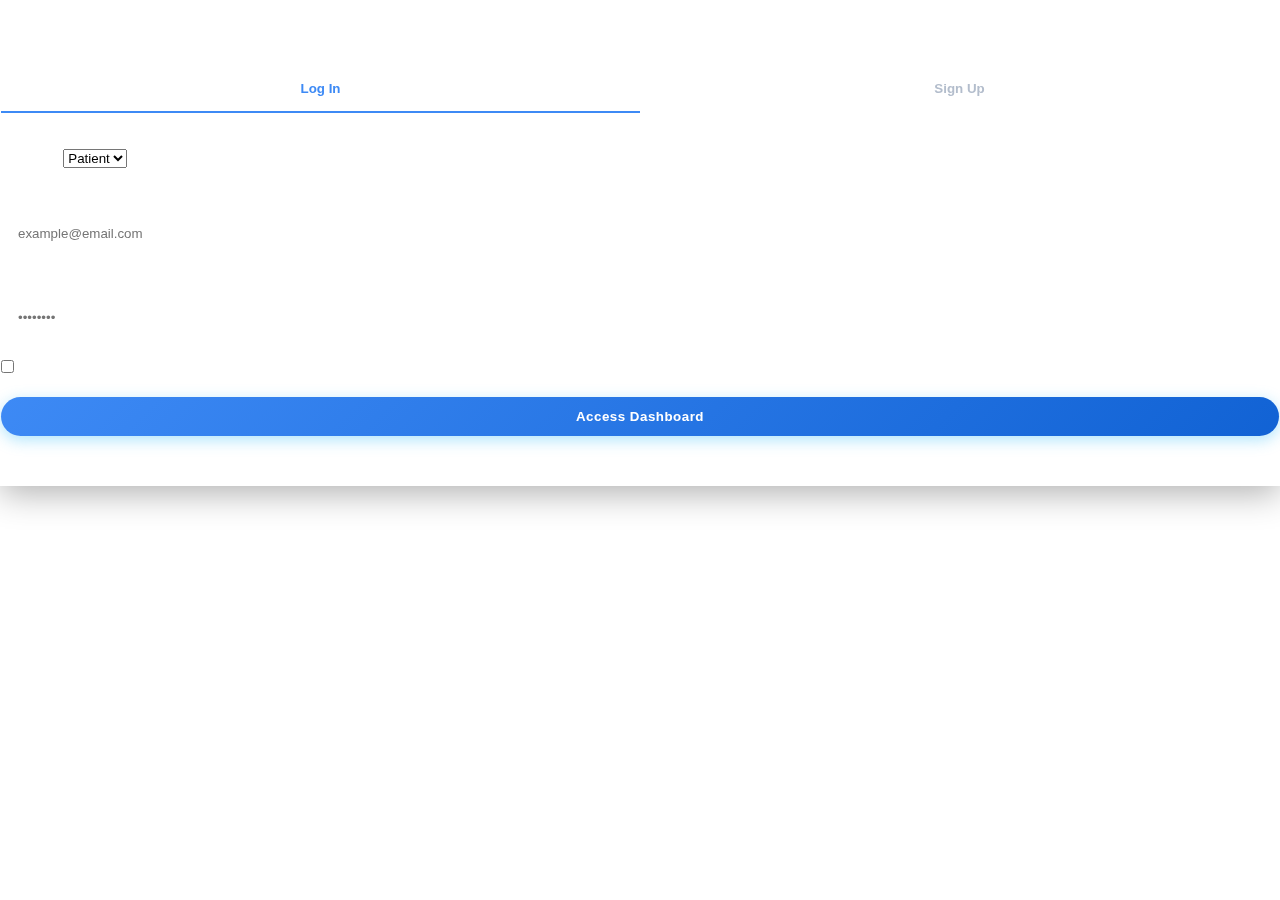
<file: login.html>
<!DOCTYPE html>
<html lang="en">

<head>
    <meta charset="UTF-8">
    <meta name="viewport" content="width=device-width, initial-scale=1.0">
    <title>Login - HealCare</title>

    <!-- Fonts -->
    <link rel="preconnect" href="https://fonts.googleapis.com">
    <link rel="preconnect" href="https://fonts.gstatic.com" crossorigin>
    <link href="https://fonts.googleapis.com/css2?family=Outfit:wght@300;400;500;600;700&display=swap" rel="stylesheet">

    <!-- Styles -->
    <link rel="stylesheet" href="styles/main.css">
    <link rel="stylesheet" href="styles/login.css">
</head>

<body>

    <div class="login-container">
        <!-- Auth Box -->
        <div class="auth-box glass-panel">
            <div class="auth-header">
                <h2>HealCare Portal</h2>
                <p>Welcome! Please login to your account</p>
            </div>

            <div class="auth-tabs">
                <button class="tab-btn active" data-tab="login">Log In</button>
                <button class="tab-btn" data-tab="signup">Sign Up</button>
            </div>

            <!-- Login Form -->
            <form id="loginForm" class="auth-form active" action="auth_handler.php" method="POST">
                <input type="hidden" name="action" value="login">

                <div class="input-group">
                    <label>I am a...</label>
                    <select name="role" class="input-field" required>
                        <option value="patient">Patient</option>
                        <option value="doctor">Doctor</option>
                        <option value="staff">Staff</option>
                        <option value="admin">Admin</option>
                    </select>
                </div>

                <div class="input-group">
                    <label>Email ID</label>
                    <input type="email" name="email" class="input-field" placeholder="example@email.com" required>
                </div>
                <div class="input-group">
                    <label>Password</label>
                    <input type="password" name="password" class="input-field" placeholder="••••••••" required>
                </div>

                <div class="form-actions">
                    <label class="remember-me">
                        <input type="checkbox" name="remember">
                        <span>Remember me</span>
                    </label>
                    <a href="#" class="forgot-link">Forgot Password?</a>
                </div>

                <button type="submit" class="btn btn-primary btn-block" style="width: 100%;">Access Dashboard</button>

                <div style="margin-top: 1.5rem; text-align: center;">
                    <a href="index.php" class="back-link">← Back to Home</a>
                </div>
            </form>

            <!-- Signup Form -->
            <form id="signupForm" class="auth-form" action="auth_handler.php" method="POST">
                <input type="hidden" name="action" value="signup">

                <div class="input-group">
                    <label>Register as...</label>
                    <select name="role" id="signupRoleSelect" class="input-field" required>
                        <option value="patient">Patient</option>
                        <option value="doctor">Doctor</option>
                        <option value="staff">Staff</option>

                    </select>
                </div>

                <div class="input-group">
                    <label>Full Name</label>
                    <input type="text" name="fullname" class="input-field" placeholder="John Doe" required>
                </div>
                <div class="input-group">
                    <label>Email ID</label>
                    <input type="email" name="email" class="input-field" placeholder="example@email.com" required>
                </div>
                <div class="input-group">
                    <label>Create Password</label>
                    <input type="password" name="password" class="input-field" placeholder="••••••••" required>
                </div>

                <!-- Doctor specific fields -->
                <div id="doctorFields" style="display: none;">
                    <div class="input-group">
                        <label>Specialization</label>
                        <select name="specialization" class="input-field">
                            <option value="cardiology">Cardiology</option>
                            <option value="neurology">Neurology</option>
                            <option value="pediatrics">Pediatrics</option>
                            <option value="orthopedics">Orthopedics</option>
                            <option value="dermatology">Dermatology</option>
                        </select>
                    </div>
                    <div class="input-group">
                        <label>License Number</label>
                        <input type="text" name="license" class="input-field" placeholder="LIC-12345">
                    </div>
                </div>

                <button type="submit" class="btn btn-primary btn-block" style="width: 100%;">Create Account</button>
            </form>
        </div>
    </div>

    <!-- Background -->
    <div class="login-bg"></div>

    <script src="js/login.js"></script>
</body>

</html>
</file>
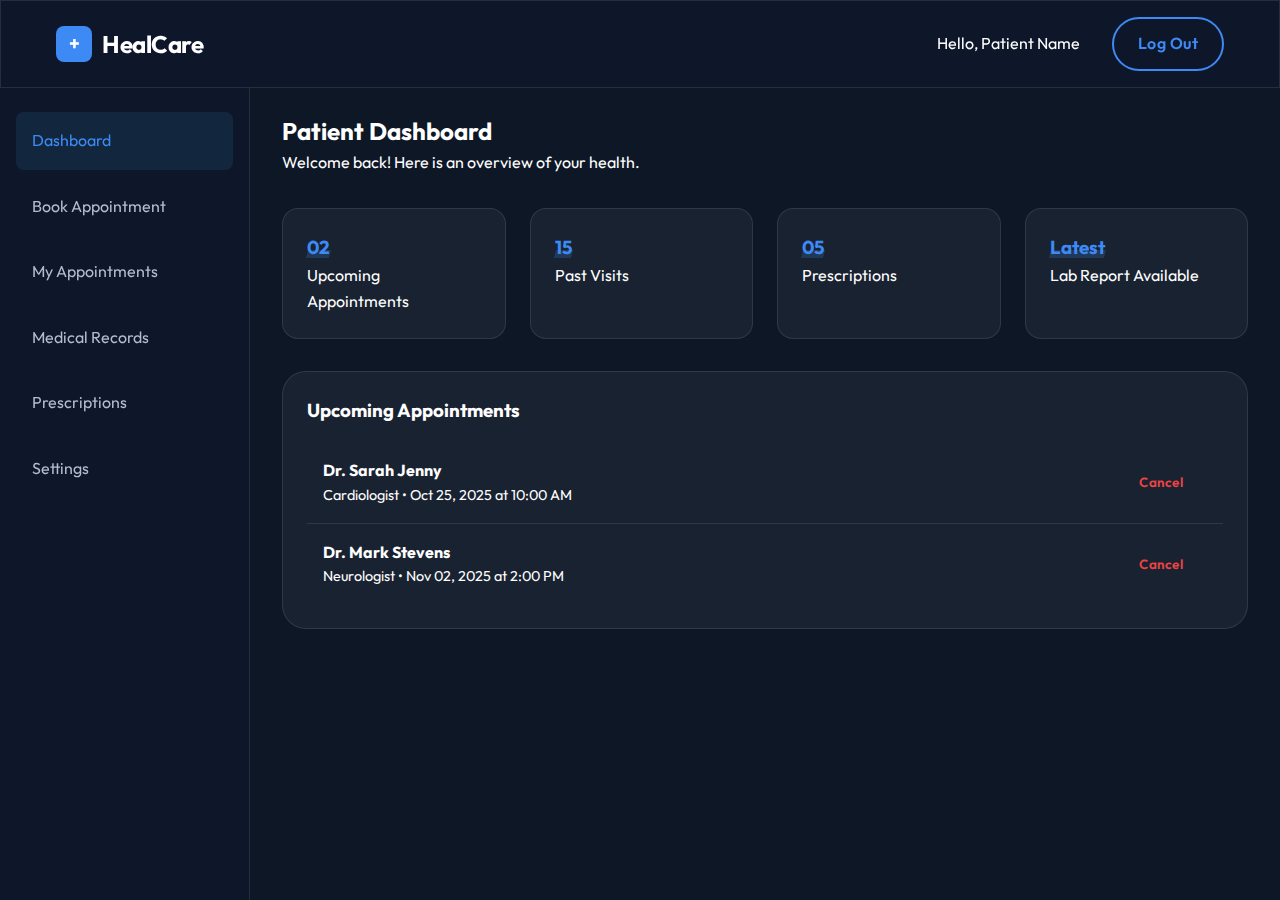
<file: patient_dashboard.html>
<!DOCTYPE html>
<html lang="en">

<head>
    <meta charset="UTF-8">
    <meta name="viewport" content="width=device-width, initial-scale=1.0">
    <title>Patient Dashboard - HealCare</title>

    <!-- Fonts -->
    <link rel="preconnect" href="https://fonts.googleapis.com">
    <link href="https://fonts.googleapis.com/css2?family=Outfit:wght@300;400;500;600;700&display=swap" rel="stylesheet">

    <!-- Styles -->
    <link rel="stylesheet" href="styles/main.css">

    <style>
        .dashboard-container {
            padding-top: 80px;
            min-height: 100vh;
        }

        .sidebar {
            width: 250px;
            position: fixed;
            top: 80px;
            left: 0;
            bottom: 0;
            background: rgba(15, 23, 42, 0.95);
            border-right: 1px solid rgba(255, 255, 255, 0.1);
            padding: 2rem 1rem;
        }

        .main-content {
            margin-left: 250px;
            padding: 2rem;
        }

        .nav-item {
            display: block;
            padding: 1rem;
            color: var(--text-muted);
            border-radius: var(--radius-sm);
            margin-bottom: 0.5rem;
            transition: all 0.3s ease;
        }

        .nav-item:hover,
        .nav-item.active {
            background: rgba(56, 189, 248, 0.1);
            color: var(--primary-color);
        }

        .dashboard-header {
            margin-bottom: 2rem;
        }

        .stats-grid {
            display: grid;
            grid-template-columns: repeat(auto-fit, minmax(200px, 1fr));
            gap: 1.5rem;
            margin-bottom: 2rem;
        }

        .stat-card-dash {
            background: rgba(255, 255, 255, 0.05);
            padding: 1.5rem;
            border-radius: var(--radius-md);
            border: 1px solid rgba(255, 255, 255, 0.1);
        }

        .recent-section {
            background: rgba(255, 255, 255, 0.05);
            border-radius: var(--radius-lg);
            padding: 1.5rem;
            border: 1px solid rgba(255, 255, 255, 0.1);
        }
    </style>
</head>

<body>

    <!-- Navigation -->
    <nav class="navbar glass-effect" style="position: fixed; background: rgba(15,23,42,0.95);">
        <div class="container">
            <a href="#" class="logo">
                <span class="logo-icon">+</span> HealCare
            </a>
            <div class="nav-actions">
                <span style="margin-right: 1rem;">Hello, Patient Name</span>
                <a href="index.html" class="btn btn-outline btn-sm">Log Out</a>
            </div>
        </div>
    </nav>

    <div class="dashboard-container">
        <!-- Sidebar -->
        <aside class="sidebar">
            <a href="#" class="nav-item active">Dashboard</a>
            <a href="#" class="nav-item">Book Appointment</a>
            <a href="#" class="nav-item">My Appointments</a>
            <a href="#" class="nav-item">Medical Records</a>
            <a href="#" class="nav-item">Prescriptions</a>
            <a href="#" class="nav-item">Settings</a>
        </aside>

        <!-- Main Content -->
        <main class="main-content">
            <div class="dashboard-header">
                <h2>Patient Dashboard</h2>
                <p class="text-muted">Welcome back! Here is an overview of your health.</p>
            </div>

            <div class="stats-grid">
                <div class="stat-card-dash">
                    <h3 class="highlight">02</h3>
                    <p>Upcoming Appointments</p>
                </div>
                <div class="stat-card-dash">
                    <h3 class="highlight">15</h3>
                    <p>Past Visits</p>
                </div>
                <div class="stat-card-dash">
                    <h3 class="highlight">05</h3>
                    <p>Prescriptions</p>
                </div>
                <div class="stat-card-dash">
                    <h3 class="highlight">Latest</h3>
                    <p>Lab Report Available</p>
                </div>
            </div>

            <div class="recent-section">
                <h3>Upcoming Appointments</h3>
                <div style="margin-top: 1rem;">
                    <!-- Placeholder Appointment Item -->
                    <div
                        style="padding: 1rem; border-bottom: 1px solid rgba(255,255,255,0.1); display: flex; justify-content: space-between;">
                        <div>
                            <h4 style="color: var(--white);">Dr. Sarah Jenny</h4>
                            <p class="text-muted" style="font-size: 0.9rem;">Cardiologist • Oct 25, 2025 at 10:00 AM</p>
                        </div>
                        <button class="btn btn-secondary btn-sm" style="color: #ef4444;">Cancel</button>
                    </div>
                    <div style="padding: 1rem; display: flex; justify-content: space-between;">
                        <div>
                            <h4 style="color: var(--white);">Dr. Mark Stevens</h4>
                            <p class="text-muted" style="font-size: 0.9rem;">Neurologist • Nov 02, 2025 at 2:00 PM</p>
                        </div>
                        <button class="btn btn-secondary btn-sm" style="color: #ef4444;">Cancel</button>
                    </div>
                </div>
            </div>
        </main>
    </div>

</body>

</html>
</file>
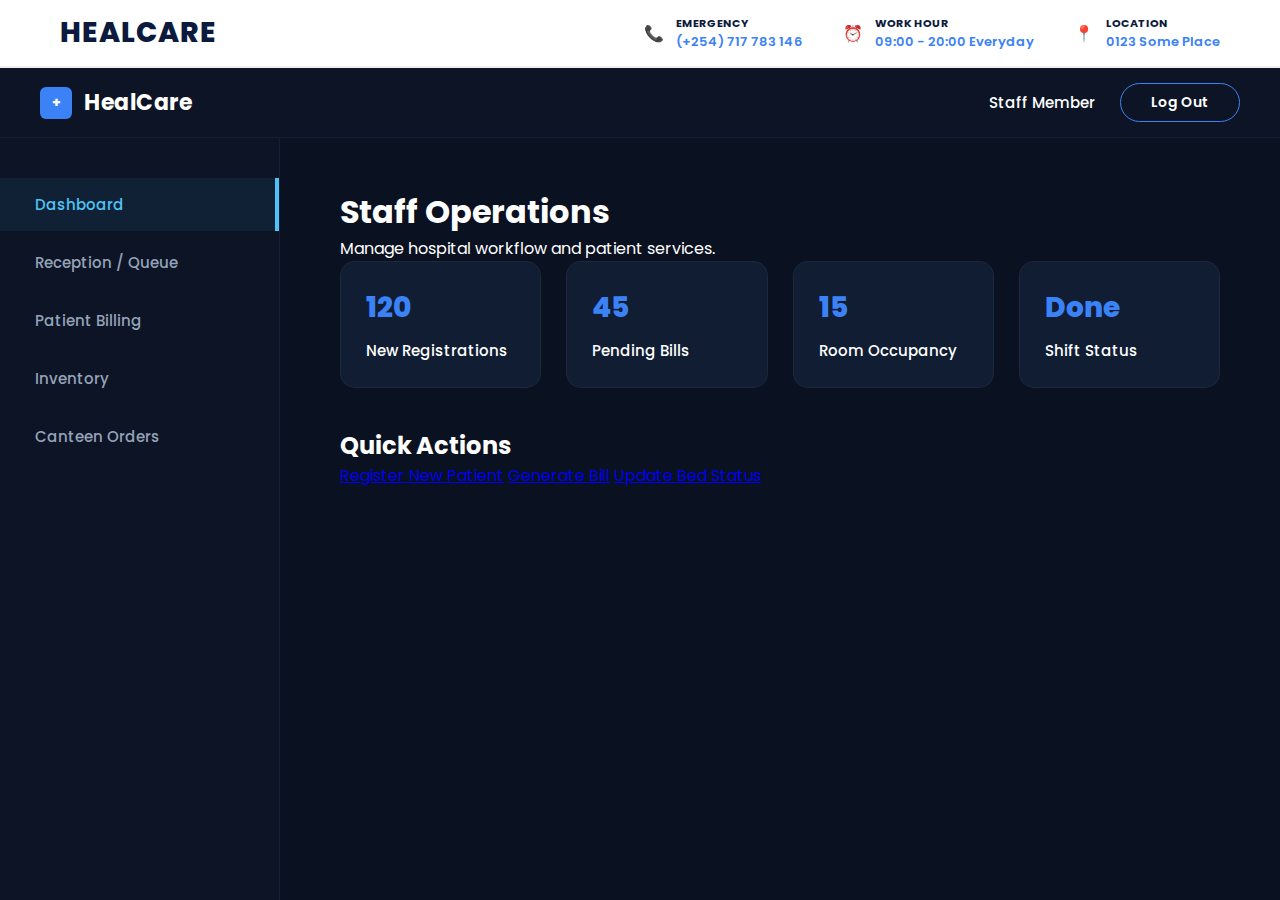
<file: staff_dashboard.html>
<!DOCTYPE html>
<html lang="en">

<head>
    <meta charset="UTF-8">
    <meta name="viewport" content="width=device-width, initial-scale=1.0">
    <title>Staff Dashboard - HealCare</title>
    <link href="https://fonts.googleapis.com/css2?family=Poppins:wght@300;400;500;600;700;800&display=swap"
        rel="stylesheet">
    <link rel="stylesheet" href="styles/dashboard.css">
</head>

<body>
    <!-- Top Header -->
    <header class="top-header">
        <a href="index.php" class="logo-main">HEALCARE</a>
        <div class="header-info-group">
            <div class="header-info-item">
                <div class="info-icon">📞</div>
                <div class="info-details">
                    <span class="info-label">Emergency</span>
                    <span class="info-value">(+254) 717 783 146</span>
                </div>
            </div>
            <div class="header-info-item">
                <div class="info-icon">⏰</div>
                <div class="info-details">
                    <span class="info-label">Work Hour</span>
                    <span class="info-value">09:00 - 20:00 Everyday</span>
                </div>
            </div>
            <div class="header-info-item">
                <div class="info-icon">📍</div>
                <div class="info-details">
                    <span class="info-label">Location</span>
                    <span class="info-value">0123 Some Place</span>
                </div>
            </div>
        </div>
    </header>

    <!-- Secondary Header -->
    <div class="secondary-header">
        <div class="brand-section">
            <span class="brand-icon">+</span>
            <span class="brand-name">HealCare</span>
        </div>
        <div class="user-controls">
            <span class="user-greeting">Staff Member</span>
            <a href="logout.php" class="btn-logout">Log Out</a>
        </div>
    </div>

    <div class="dashboard-layout">
        <!-- Sidebar -->
        <aside class="sidebar">
            <a href="#" class="nav-link active">Dashboard</a>
            <a href="#" class="nav-link">Reception / Queue</a>
            <a href="#" class="nav-link">Patient Billing</a>
            <a href="#" class="nav-link">Inventory</a>
            <a href="#" class="nav-link">Canteen Orders</a>
        </aside>

        <!-- Main Content -->
        <main class="main-content">
            <section class="page-title-section">
                <h1 class="page-title">Staff Operations</h1>
                <p class="page-subtitle">Manage hospital workflow and patient services.</p>
            </section>

            <div class="stats-grid">
                <div class="stat-card">
                    <div class="stat-value">120</div>
                    <div class="stat-label">New Registrations</div>
                </div>
                <div class="stat-card">
                    <div class="stat-value">45</div>
                    <div class="stat-label">Pending Bills</div>
                </div>
                <div class="stat-card">
                    <div class="stat-value">15</div>
                    <div class="stat-label">Room Occupancy</div>
                </div>
                <div class="stat-card">
                    <div class="stat-value">Done</div>
                    <div class="stat-label">Shift Status</div>
                </div>
            </div>

            <div class="content-block">
                <div class="block-header">
                    <h2 class="block-title">Quick Actions</h2>
                </div>
                <div class="quick-actions">
                    <a href="#" class="btn-quick">Register New Patient</a>
                    <a href="#" class="btn-quick">Generate Bill</a>
                    <a href="#" class="btn-quick">Update Bed Status</a>
                </div>
            </div>
        </main>
    </div>
</body>

</html>
</file>
<file: styles/main.css>
/* -------------------------------------------------------------------------- */
/*                                 VARIABLES                                  */
/* -------------------------------------------------------------------------- */
:root {
    /* Colors */
    --primary-hue: 215;
    /* HealCare Royal Blue */

    /* Strong Blue Primary */
    --primary-color: hsl(var(--primary-hue), 90%, 60%);
    --primary-dark: hsl(var(--primary-hue), 85%, 45%);
    --primary-light: hsl(var(--primary-hue), 90%, 96%);

    --accent-hue: 190;
    /* Cyan accent for "White/Blue" vibe */
    --accent-color: hsl(var(--accent-hue), 90%, 50%);

    /* Dark Blue Backgrounds (Rich & Deep) */
    --dark-bg: hsl(215, 50%, 10%);
    /* Deep Navy */
    --dark-surface: hsl(215, 40%, 15%);
    /* Lighter Navy Surface */

    /* Text */
    --text-main: #ffffff;
    /* Pure White for contrast */
    --text-muted: hsl(215, 20%, 75%);
    /* Blue-ish gray */
    --white: #ffffff;

    /* Spacing */
    --space-sm: 0.5rem;
    --space-md: 1rem;
    --space-lg: 2rem;
    --space-xl: 4rem;

    /* Border Radius */
    --radius-sm: 8px;
    --radius-md: 16px;
    --radius-lg: 24px;
    --radius-full: 9999px;

    /* Shadows */
    --shadow-sm: 0 4px 6px -1px rgba(0, 0, 0, 0.2);
    --shadow-lg: 0 20px 25px -5px rgba(0, 0, 0, 0.3), 0 10px 10px -5px rgba(0, 0, 0, 0.1);
    --glow-primary: 0 0 25px rgba(59, 130, 246, 0.6);

    /* Fonts */
    --font-main: 'Outfit', sans-serif;
}

/* -------------------------------------------------------------------------- */
/*                                   RESET                                    */
/* -------------------------------------------------------------------------- */
* {
    margin: 0;
    padding: 0;
    box-sizing: border-box;
}

body {
    font-family: var(--font-main);
    background-color: var(--dark-bg);
    color: var(--text-main);
    line-height: 1.6;
    overflow-x: hidden;
}

a {
    text-decoration: none;
    color: inherit;
    transition: color 0.3s ease;
}

ul {
    list-style: none;
}

button {
    font-family: inherit;
    border: none;
    cursor: pointer;
}

/* -------------------------------------------------------------------------- */
/*                                  UTILITIES                                 */
/* -------------------------------------------------------------------------- */
.container {
    max-width: 1200px;
    margin: 0 auto;
    padding: 0 var(--space-md);
}

.highlight {
    color: var(--primary-color);
    position: relative;
    display: inline-block;
}

.highlight::after {
    content: '';
    position: absolute;
    bottom: 5px;
    left: 0;
    width: 100%;
    height: 8px;
    background: var(--primary-color);
    opacity: 0.2;
    z-index: -1;
    transform: skewX(-15deg);
}

/* Glassmorphism */
.glass-effect {
    background: rgba(255, 255, 255, 0.05);
    backdrop-filter: blur(10px);
    -webkit-backdrop-filter: blur(10px);
    border: 1px solid rgba(255, 255, 255, 0.1);
}

.glass-panel {
    background: rgba(255, 255, 255, 0.05);
    backdrop-filter: blur(12px);
    -webkit-backdrop-filter: blur(12px);
    border: 1px solid rgba(255, 255, 255, 0.08);
    box-shadow: 0 8px 32px 0 rgba(0, 0, 0, 0.3);
}

/* -------------------------------------------------------------------------- */
/*                                 COMPONENTS                                 */
/* -------------------------------------------------------------------------- */
/* Buttons */
.btn {
    padding: 0.75rem 1.5rem;
    border-radius: var(--radius-full);
    font-weight: 600;
    letter-spacing: 0.5px;
    transition: all 0.3s cubic-bezier(0.4, 0, 0.2, 1);
}

.btn-primary {
    background: linear-gradient(135deg, var(--primary-color), var(--primary-dark));
    color: var(--white);
    box-shadow: 0 4px 15px rgba(56, 189, 248, 0.4);
}

.btn-primary:hover {
    transform: translateY(-2px);
    box-shadow: 0 8px 25px rgba(56, 189, 248, 0.6);
}

.btn-secondary {
    background: transparent;
    color: var(--text-main);
}

.btn-secondary:hover {
    color: var(--primary-color);
}

.btn-outline {
    background: transparent;
    border: 2px solid var(--primary-color);
    color: var(--primary-color);
}

.btn-outline:hover {
    background: var(--primary-color);
    color: var(--white);
    transform: translateY(-2px);
}

.btn-lg {
    padding: 1rem 2.5rem;
    font-size: 1.1rem;
}

/* -------------------------------------------------------------------------- */
/*                                   HEADER                                   */
/* -------------------------------------------------------------------------- */
.navbar {
    position: fixed;
    top: 0;
    left: 0;
    width: 100%;
    z-index: 1000;
    padding: 1rem 0;
    transition: background 0.3s ease;
}

.navbar .container {
    display: flex;
    justify-content: space-between;
    align-items: center;
}

.logo {
    display: flex;
    align-items: center;
    font-size: 1.5rem;
    font-weight: 700;
    letter-spacing: -0.5px;
}

.logo-icon {
    display: inline-flex;
    justify-content: center;
    align-items: center;
    width: 36px;
    height: 36px;
    background: var(--primary-color);
    color: white;
    border-radius: 8px;
    margin-right: 10px;
    font-size: 1.2rem;
}

.nav-links {
    display: flex;
    gap: 2rem;
}

.nav-links a {
    font-weight: 500;
    color: var(--text-muted);
}

.nav-links a:hover,
.nav-links a.active {
    color: var(--white);
}

.nav-actions {
    display: flex;
    gap: 1rem;
    align-items: center;
}

/* -------------------------------------------------------------------------- */
/*                                HERO SECTION                                */
/* -------------------------------------------------------------------------- */
.hero {
    position: relative;
    min-height: 100vh;
    display: flex;
    align-items: center;
    padding-top: 80px;
    /* Navbar height */
    overflow: hidden;
    background: url('../assets/images/hero-bg.png') no-repeat center center/cover;
}

.hero::before {
    content: '';
    position: absolute;
    top: 0;
    left: 0;
    width: 100%;
    height: 100%;
    background: rgba(15, 23, 42, 0.7);
    /* Overlay for text readability */
    z-index: 1;
}

.hero-content {
    display: grid;
    grid-template-columns: 1fr;
    gap: 4rem;
    align-items: center;
    position: relative;
    z-index: 2;
    text-align: left;
    max-width: 800px;
}







/* -------------------------------------------------------------------------- */
/*                                ABOUT US                                    */
/* -------------------------------------------------------------------------- */
.about-grid {
    display: grid;
    grid-template-columns: 1fr 1fr;
    gap: 4rem;
    align-items: center;
}

.check-list li {
    margin-bottom: 1rem;
    font-size: 1.1rem;
    color: var(--text-main);
}

.about-stats {
    display: grid;
    grid-template-columns: 1fr 1fr;
    gap: 2rem;
}

.stat-card {
    padding: 2rem;
    text-align: center;
    border-radius: var(--radius-lg);
}

.stat-card h2 {
    font-size: 3rem;
    color: var(--primary-color);
    margin-bottom: 0.5rem;
}

/* -------------------------------------------------------------------------- */
/*                                NEWS & BLOGS                                */
/* -------------------------------------------------------------------------- */
.news-grid {
    display: grid;
    grid-template-columns: repeat(auto-fit, minmax(300px, 1fr));
    gap: 2rem;
}

.news-card {
    border-radius: var(--radius-lg);
    overflow: hidden;
    transition: transform 0.3s ease;
}

.news-card:hover {
    transform: translateY(-5px);
}

.news-img {
    height: 200px;
    width: 100%;
    background-color: var(--dark-surface);
}

.img-1 {
    background: linear-gradient(45deg, #3b82f6, #06b6d4);
}

.img-2 {
    background: linear-gradient(45deg, #10b981, #3b82f6);
}

.img-3 {
    background: linear-gradient(45deg, #8b5cf6, #ec4899);
}

.news-content {
    padding: 1.5rem;
}

.news-content .date {
    font-size: 0.8rem;
    color: var(--text-muted);
    display: block;
    margin-bottom: 0.5rem;
}

.news-content h4 {
    margin-bottom: 1rem;
    font-size: 1.2rem;
}

.read-more {
    color: var(--primary-color);
    font-size: 0.9rem;
    font-weight: 600;
}

/* -------------------------------------------------------------------------- */
/*                                PATIENT STORIES                             */
/* -------------------------------------------------------------------------- */
.stories-grid {
    display: grid;
    grid-template-columns: repeat(auto-fit, minmax(400px, 1fr));
    gap: 2rem;
}

.story-card {
    padding: 2.5rem;
    border-radius: var(--radius-lg);
}

.story-card .quote {
    font-size: 1.1rem;
    font-style: italic;
    margin-bottom: 2rem;
    color: var(--white);
}

.author {
    display: flex;
    align-items: center;
    gap: 1rem;
}

.avatar {
    width: 50px;
    height: 50px;
    border-radius: 50%;
    background: rgba(255, 255, 255, 0.1);
    display: flex;
    align-items: center;
    justify-content: center;
    font-size: 1.5rem;
}

/* -------------------------------------------------------------------------- */
/*                              APPOINTMENT TABS                              */
/* -------------------------------------------------------------------------- */
.appointment-tabs {
    display: flex;
    /* Changed from inline-flex to flex */
    justify-content: center;
    gap: 1rem;
    margin-bottom: 2rem;
    padding: 0.5rem;
    border-radius: var(--radius-full);
}

.appt-tab {
    padding: 0.75rem 2rem;
    border-radius: var(--radius-full);
    background: transparent;
    color: var(--text-muted);
    transition: all 0.3s ease;
}

.appt-tab.active {
    background: var(--primary-color);
    color: var(--white);
    box-shadow: 0 4px 15px rgba(56, 189, 248, 0.4);
}

@media (max-width: 768px) {

    .about-grid,
    .hero-content {
        grid-template-columns: 1fr;
    }
}

.hero-text h1 {
    font-size: 4rem;
    line-height: 1.1;
    margin-bottom: 1.5rem;
    background: linear-gradient(to right, var(--white), var(--primary-light));
    -webkit-background-clip: text;
    background-clip: text;
    -webkit-text-fill-color: transparent;
}

.hero-text p {
    font-size: 1.2rem;
    color: var(--text-muted);
    margin-bottom: 2.5rem;
    max-width: 500px;
}

.hero-btns {
    display: flex;
    gap: 1.5rem;
    margin-bottom: 3rem;
}

.stats-row {
    display: flex;
    gap: 3rem;
    border-top: 1px solid rgba(255, 255, 255, 0.1);
    padding-top: 2rem;
}

.stat-item h3 {
    font-size: 2rem;
    color: var(--white);
    margin-bottom: 0.25rem;
}

.stat-item p {
    color: var(--text-muted);
    font-size: 0.9rem;
    margin-bottom: 0;
}

/* Visuals */
.hero-visual {
    position: relative;
    height: 500px;
    width: 100%;
}

.visual-circle {
    position: absolute;
    border-radius: 50%;
}

.circle-1 {
    top: 10%;
    right: 10%;
    width: 300px;
    height: 300px;
    background: linear-gradient(135deg, var(--primary-color), var(--accent-color));
    opacity: 0.2;
    filter: blur(60px);
}

.circle-2 {
    bottom: 0%;
    left: 20%;
    width: 200px;
    height: 200px;
    background: linear-gradient(135deg, #7c3aed, #d946ef);
    opacity: 0.15;
    filter: blur(50px);
}

.glass-card {
    position: absolute;
    background: rgba(255, 255, 255, 0.03);
    backdrop-filter: blur(20px);
    -webkit-backdrop-filter: blur(20px);
    border: 1px solid rgba(255, 255, 255, 0.08);
    padding: 1.5rem;
    border-radius: var(--radius-md);
    color: white;
    width: 180px;
    box-shadow: 0 15px 35px rgba(0, 0, 0, 0.2);
    animation: float 6s ease-in-out infinite;
}

.card-1 {
    top: 20%;
    right: 15%;
    z-index: 2;
}

.card-2 {
    bottom: 20%;
    left: 10%;
    animation-delay: -3s;
    z-index: 1;
}

.icon-box {
    width: 40px;
    height: 40px;
    background: rgba(255, 255, 255, 0.1);
    border-radius: 50%;
    display: flex;
    align-items: center;
    justify-content: center;
    margin-bottom: 1rem;
    font-size: 1.2rem;
}

.glass-card h4 {
    margin-bottom: 0.25rem;
}

.glass-card p {
    font-size: 0.8rem;
    color: var(--text-muted);
    margin-bottom: 0;
}

.hero-bg-glow {
    position: absolute;
    top: -20%;
    left: -10%;
    width: 50%;
    height: 80%;
    background: radial-gradient(circle, rgba(56, 189, 248, 0.08) 0%, rgba(0, 0, 0, 0) 70%);
    z-index: 0;
    pointer-events: none;
}

/* Animations */
@keyframes float {

    0%,
    100% {
        transform: translateY(0);
    }

    50% {
        transform: translateY(-20px);
    }
}

.fade-in-up {
    opacity: 0;
    transform: translateY(20px);
    animation: fadeInUp 0.8s forwards ease-out;
}

.fade-in-right {
    opacity: 0;
    transform: translateX(30px);
    animation: fadeInRight 0.8s forwards ease-out;
}

.delay-1 {
    animation-delay: 0.2s;
}

.delay-2 {
    animation-delay: 0.4s;
}

.delay-3 {
    animation-delay: 0.6s;
}

@keyframes fadeInUp {
    to {
        opacity: 1;
        transform: translateY(0);
    }
}

@keyframes fadeInRight {
    to {
        opacity: 1;
        transform: translateX(0);
    }
}

/* Responsiveness */
@media (max-width: 968px) {
    .hero-content {
        grid-template-columns: 1fr;
        padding-top: 2rem;
        gap: 2rem;
    }

    .hero-text h1 {
        font-size: 3rem;
    }

    .hero-visual {
        height: 400px;
        order: -1;
    }
}

/* -------------------------------------------------------------------------- */
/*                                SECTIONS                                    */
/* -------------------------------------------------------------------------- */
.section {
    position: relative;
    padding: 5rem 0;
}

.padding-lg {
    padding: 8rem 0;
}

.bg-darker {
    background: rgba(0, 0, 0, 0.2);
}

.section-header {
    margin-bottom: 4rem;
    max-width: 700px;
    margin-left: auto;
    margin-right: auto;
}

.text-center {
    text-align: center;
}

.badge {
    display: inline-block;
    padding: 0.5rem 1rem;
    background: rgba(56, 189, 248, 0.1);
    color: var(--primary-color);
    border-radius: var(--radius-full);
    font-size: 0.9rem;
    font-weight: 600;
    margin-bottom: 1rem;
    text-transform: uppercase;
    letter-spacing: 1px;
}

.section-header h2 {
    font-size: 2.5rem;
    margin-bottom: 1rem;
    color: var(--white);
}

.section-header p {
    color: var(--text-muted);
    font-size: 1.1rem;
}

/* -------------------------------------------------------------------------- */
/*                                SERVICES                                    */
/* -------------------------------------------------------------------------- */
.services-grid {
    display: grid;
    grid-template-columns: repeat(auto-fit, minmax(250px, 1fr));
    gap: 2rem;
}

.service-card {
    background: rgba(255, 255, 255, 0.03);
    border: 1px solid rgba(255, 255, 255, 0.05);
    padding: 2.5rem;
    border-radius: var(--radius-lg);
    transition: all 0.3s ease;
    cursor: pointer;
    position: relative;
    overflow: hidden;
}

.service-card:hover {
    background: rgba(255, 255, 255, 0.06);
    transform: translateY(-5px);
    border-color: rgba(56, 189, 248, 0.3);
    box-shadow: 0 10px 30px rgba(0, 0, 0, 0.2);
}

.service-icon {
    font-size: 3rem;
    margin-bottom: 1.5rem;
    background: linear-gradient(135deg, var(--white), var(--primary-light));
    -webkit-background-clip: text;
    background-clip: text;
    -webkit-text-fill-color: transparent;
}

.service-card h3 {
    font-size: 1.5rem;
    margin-bottom: 1rem;
    color: var(--white);
}

.service-card p {
    color: var(--text-muted);
    margin-bottom: 1.5rem;
    line-height: 1.6;
}

.btn-text {
    color: var(--primary-color);
    font-weight: 600;
    display: inline-flex;
    align-items: center;
    gap: 0.5rem;
}

.btn-text:hover {
    gap: 0.8rem;
    /* Arrow animation */
}

/* -------------------------------------------------------------------------- */
/*                                   CTA                                      */
/* -------------------------------------------------------------------------- */
.cta-section {
    padding: 0 var(--space-md);
    margin: 4rem 0;
}

.cta-content {
    background: linear-gradient(135deg, rgba(56, 189, 248, 0.1), rgba(16, 185, 129, 0.05));
    border-radius: var(--radius-lg);
    padding: 4rem;
    display: flex;
    justify-content: space-between;
    align-items: center;
    border: 1px solid rgba(56, 189, 248, 0.2);
    box-shadow: 0 0 50px rgba(56, 189, 248, 0.05);
}

.cta-text h2 {
    font-size: 2rem;
    color: var(--white);
    margin-bottom: 0.5rem;
}

.cta-text p {
    color: var(--text-muted);
}

/* -------------------------------------------------------------------------- */
/*                                DOCTORS                                     */
/* -------------------------------------------------------------------------- */
.doctors-slider {
    display: grid;
    grid-template-columns: repeat(auto-fit, minmax(300px, 1fr));
    gap: 2rem;
}

.doctor-card {
    background: var(--dark-surface);
    border-radius: var(--radius-lg);
    overflow: hidden;
    border: 1px solid rgba(255, 255, 255, 0.05);
    transition: transform 0.3s ease;
}


/* -------------------------------------------------------------------------- */
/*                              FLOATING ACTIONS                              */
/* -------------------------------------------------------------------------- */
.floating-actions {
    position: fixed;
    bottom: 30px;
    right: 30px;
    display: flex;
    flex-direction: column;
    gap: 15px;
    z-index: 2000;
}

.float-btn {
    width: 60px;
    height: 60px;
    border-radius: 50%;
    display: flex;
    align-items: center;
    justify-content: center;
    color: white;
    cursor: pointer;
    box-shadow: 0 4px 15px rgba(0, 0, 0, 0.3);
    transition: all 0.3s cubic-bezier(0.175, 0.885, 0.32, 1.275);
    border: none;
    outline: none;
    position: relative;
    overflow: hidden;
}

.float-btn::after {
    content: '';
    position: absolute;
    top: 0;
    left: 0;
    width: 100%;
    height: 100%;
    background: linear-gradient(rgba(255, 255, 255, 0.2), transparent);
    pointer-events: none;
}

.float-btn:hover {
    transform: scale(1.1) translateY(-5px);
    box-shadow: 0 8px 25px rgba(0, 0, 0, 0.4);
}

.whatsapp-btn {
    background: #25D366;
}

.call-btn {
    background: #0ea5e9;
}

.chat-btn {
    background: linear-gradient(135deg, #6366f1, #a855f7);
}

/* Chat Widget */
.chat-widget {
    position: fixed;
    bottom: 110px;
    /* Above the buttons */
    right: 30px;
    width: 350px;
    height: 500px;
    display: flex;
    flex-direction: column;
    z-index: 2000;
    overflow: hidden;
    padding: 0;
    transition: all 0.3s cubic-bezier(0.4, 0, 0.2, 1);
    transform-origin: bottom right;
    box-shadow: 0 20px 50px rgba(0, 0, 0, 0.5);
    border: 1px solid rgba(255, 255, 255, 0.1);
}

.chat-widget.hidden {
    opacity: 0;
    transform: scale(0.9) translateY(20px);
    pointer-events: none;
}

.chat-header {
    padding: 1.2rem;
    background: linear-gradient(135deg, var(--primary-color), var(--primary-dark));
    color: white;
    display: flex;
    justify-content: space-between;
    align-items: center;
    font-weight: 600;
    box-shadow: 0 2px 10px rgba(0, 0, 0, 0.1);
}

.chat-title {
    display: flex;
    align-items: center;
    gap: 0.5rem;
    font-size: 1.1rem;
}

.close-chat {
    background: none;
    border: none;
    color: white;
    font-size: 1.5rem;
    cursor: pointer;
    opacity: 0.8;
    line-height: 1;
    padding: 0;
}

.close-chat:hover {
    opacity: 1;
    transform: scale(1.1);
}

.chat-body {
    flex: 1;
    overflow-y: auto;
    padding: 1rem;
    background: rgba(15, 23, 42, 0.95);
    display: flex;
    flex-direction: column;
    gap: 1rem;
}

/* Scrollbar for chat */
.chat-body::-webkit-scrollbar {
    width: 6px;
}

.chat-body::-webkit-scrollbar-thumb {
    background: rgba(255, 255, 255, 0.1);
    border-radius: 3px;
}

.message {
    padding: 0.8rem 1rem;
    border-radius: 12px;
    max-width: 80%;
    font-size: 0.95rem;
    line-height: 1.5;
    animation: fadeIn 0.3s ease;
}

.bot-message {
    background: rgba(255, 255, 255, 0.1);
    color: var(--white);
    align-self: flex-start;
    border-bottom-left-radius: 2px;
}

.user-message {
    background: var(--primary-color);
    color: white;
    align-self: flex-end;
    border-bottom-right-radius: 2px;
    box-shadow: 0 2px 8px rgba(56, 189, 248, 0.3);
}

.chat-footer {
    padding: 1rem;
    background: rgba(15, 23, 42, 1);
    display: flex;
    gap: 0.5rem;
    border-top: 1px solid rgba(255, 255, 255, 0.1);
}

.chat-footer input {
    flex: 1;
    background: rgba(255, 255, 255, 0.05);
    border: 1px solid rgba(255, 255, 255, 0.1);
    border-radius: 20px;
    padding: 0.8rem 1.2rem;
    color: white;
    outline: none;
    font-family: inherit;
    transition: all 0.3s ease;
}

.chat-footer input:focus {
    background: rgba(255, 255, 255, 0.1);
    border-color: var(--primary-color);
}

.chat-footer input::placeholder {
    color: rgba(255, 255, 255, 0.3);
}

.btn-send {
    background: var(--primary-color);
    border: none;
    width: 45px;
    height: 45px;
    border-radius: 50%;
    color: white;
    display: flex;
    align-items: center;
    justify-content: center;
    cursor: pointer;
    transition: all 0.2s;
    font-size: 1.2rem;
}

.btn-send:hover {
    background: var(--primary-dark);
    transform: scale(1.05);
}

@keyframes fadeIn {
    from {
        opacity: 0;
        transform: translateY(10px);
    }

    to {
        opacity: 1;
        transform: translateY(0);
    }
}

@media (max-width: 480px) {
    .chat-widget {
        width: calc(100% - 40px);
        bottom: 100px;
        right: 20px;
        height: 60vh;
    }

    .floating-actions {
        right: 20px;
        bottom: 20px;
    }
}

.doctor-card:hover {
    transform: translateY(-5px);
}

.doctor-img-placeholder {
    height: 250px;
    width: 100%;
}

.gradient-1 {
    background: linear-gradient(to top right, #3b82f6, #8b5cf6);
}

.gradient-2 {
    background: linear-gradient(to top right, #10b981, #3b82f6);
}

.gradient-3 {
    background: linear-gradient(to top right, #ec4899, #f43f5e);
}

.doctor-info {
    padding: 1.5rem;
}

.doctor-info h4 {
    font-size: 1.25rem;
    color: var(--white);
    margin-bottom: 0.25rem;
}

.doctor-info .specialty {
    color: var(--primary-color);
    font-size: 0.9rem;
    font-weight: 500;
    display: block;
    margin-bottom: 1rem;
}

.doctor-info p {
    color: var(--text-muted);
    font-size: 0.95rem;
}

/* Animation Classes */
.reveal-on-scroll {
    opacity: 0;
    transform: translateY(30px);
    transition: all 0.8s cubic-bezier(0.5, 0, 0, 1);
}

.reveal-on-scroll.visible {
    opacity: 1;
    transform: translateY(0);
}

/* -------------------------------------------------------------------------- */
/*                                  FOOTER                                    */
/* -------------------------------------------------------------------------- */
.footer {
    background: rgba(0, 0, 0, 0.5);
    padding: 5rem 0 2rem;
    border-top: 1px solid rgba(255, 255, 255, 0.05);
    margin-top: 5rem;
}

.footer-grid {
    display: grid;
    grid-template-columns: 1.5fr 1fr 1fr 1fr;
    gap: 4rem;
    margin-bottom: 4rem;
}

.footer-brand p {
    color: var(--text-muted);
    margin-top: 1rem;
}

.footer-col h4 {
    color: var(--white);
    margin-bottom: 1.5rem;
    font-size: 1.1rem;
}

.footer-links li {
    margin-bottom: 1rem;
}

.footer-links a {
    color: var(--text-muted);
}

.footer-links a:hover {
    color: var(--primary-color);
}

.footer-bottom {
    text-align: center;
    color: var(--text-muted);
    padding-top: 2rem;
    border-top: 1px solid rgba(255, 255, 255, 0.05);
}

/* -------------------------------------------------------------------------- */
/*                            NEW SECTIONS (Refinement)                       */
/* -------------------------------------------------------------------------- */

/* Appointment Form */
.appointment-form {
    max-width: 600px;
    margin: 0 auto;
    padding: 2rem;
    border: 1px solid rgba(255, 255, 255, 0.1);
}

.form-row {
    display: flex;
    gap: 1rem;
    margin-bottom: 1rem;
}

.form-row input,
.form-row select {
    width: 100%;
    padding: 0.8rem 1rem;
    border-radius: var(--radius-sm);
    background: rgba(255, 255, 255, 0.05);
    border: 1px solid rgba(255, 255, 255, 0.1);
    color: var(--white);
    font-family: inherit;
}

.form-row input:focus,
.form-row select:focus {
    outline: none;
    border-color: var(--primary-color);
    background: rgba(255, 255, 255, 0.1);
}

.btn-block {
    width: 100%;
    margin-top: 1rem;
}

/* Search Bar */
.search-bar {
    max-width: 600px;
    margin: 0 auto;
    display: flex;
    padding: 0.5rem;
    border-radius: var(--radius-full);
}

.search-input {
    flex: 1;
    background: transparent;
    border: none;
    color: var(--white);
    padding: 0.5rem 1rem;
    font-size: 1rem;
}

.search-input:focus {
    outline: none;
}

/* Contact Grid */
.contact-grid {
    display: grid;
    grid-template-columns: repeat(auto-fit, minmax(250px, 1fr));
    gap: 2rem;
    text-align: center;
}

.contact-card {
    padding: 3rem 1.5rem;
    border: 1px solid rgba(255, 255, 255, 0.05);
}

.contact-card .icon-box {
    margin: 0 auto 1.5rem;
    width: 60px;
    height: 60px;
    font-size: 1.5rem;
    border: 1px solid rgba(56, 189, 248, 0.3);
    background: rgba(56, 189, 248, 0.1);
}

/* -------------------------------------------------------------------------- */
/*                                AUTH MODAL                                  */
/* -------------------------------------------------------------------------- */
.modal-overlay {
    position: fixed;
    top: 0;
    left: 0;
    width: 100%;
    height: 100%;
    background: rgba(0, 0, 0, 0.8);
    backdrop-filter: blur(5px);
    z-index: 2000;
    display: flex;
    justify-content: center;
    align-items: center;
    opacity: 0;
    pointer-events: none;
    transition: opacity 0.3s ease;
}

.modal-overlay.active {
    opacity: 1;
    pointer-events: auto;
}

.modal-content {
    background: rgba(15, 23, 42, 0.95);
    width: 90%;
    max-width: 400px;
    padding: 2.5rem;
    border-radius: var(--radius-lg);
    position: relative;
    border: 1px solid rgba(255, 255, 255, 0.1);
    box-shadow: var(--glow-primary);
    transform: translateY(20px);
    transition: transform 0.3s ease;
}

.modal-overlay.active .modal-content {
    transform: translateY(0);
}

.close-modal {
    position: absolute;
    top: 1rem;
    right: 1rem;
    font-size: 1.5rem;
    color: var(--text-muted);
    background: transparent;
}

.close-modal:hover {
    color: var(--white);
}

.auth-tabs {
    display: flex;
    margin-bottom: 2rem;
    border-bottom: 1px solid rgba(255, 255, 255, 0.1);
}

.tab-btn {
    flex: 1;
    padding: 1rem;
    background: transparent;
    color: var(--text-muted);
    font-weight: 600;
    position: relative;
}

.tab-btn.active {
    color: var(--primary-color);
}

.tab-btn.active::after {
    content: '';
    position: absolute;
    bottom: -1px;
    left: 0;
    width: 100%;
    height: 2px;
    background: var(--primary-color);
}

.role-selector {
    margin-bottom: 1.5rem;
    display: flex;
    align-items: center;
    gap: 1rem;
}

.role-label {
    color: var(--text-muted);
    font-size: 0.9rem;
}

.role-select {
    flex: 1;
    padding: 0.5rem;
    background: rgba(255, 255, 255, 0.05);
    border: 1px solid rgba(255, 255, 255, 0.1);
    color: var(--white);
    border-radius: var(--radius-sm);
}

.auth-form {
    display: none;
}

.auth-form.active {
    display: block;
}

.input-group {
    margin-bottom: 1rem;
}

.input-group input {
    width: 100%;
    padding: 0.8rem 1rem;
    background: rgba(255, 255, 255, 0.05);
    border: 1px solid rgba(255, 255, 255, 0.1);
    border-radius: var(--radius-sm);
    color: var(--white);
}

.input-group input:focus {
    outline: none;
    border-color: var(--primary-color);
}

.forgot-pass {
    text-align: right;
    font-size: 0.85rem;
    margin-bottom: 1.5rem;
}

.forgot-pass a {
    color: var(--text-muted);
}

.forgot-pass a:hover {
    color: var(--primary-color);
}

@media (max-width: 600px) {
    .form-row {
        flex-direction: column;
    }
}

/* -------------------------------------------------------------------------- */
/*                            ACCREDITATIONS                                  */
/* -------------------------------------------------------------------------- */
.accreditation-section {
    padding: 3rem 0;
    background: rgba(255, 255, 255, 0.02);
    border-bottom: 1px solid rgba(255, 255, 255, 0.05);
}

.accreditation-grid {
    display: flex;
    justify-content: center;
    gap: 4rem;
    flex-wrap: wrap;
    align-items: center;
}

.accreditation-item {
    text-align: center;
    max-width: 150px;
}

.accred-logo {
    width: 80px;
    height: 80px;
    background: var(--white);
    border-radius: 50%;
    margin: 0 auto 1rem;
    display: flex;
    align-items: center;
    justify-content: center;
    font-size: 2rem;
    color: var(--primary-color);
    box-shadow: 0 4px 10px rgba(0, 0, 0, 0.1);
}

.accreditation-item p {
    font-size: 0.85rem;
    color: var(--text-muted);
    line-height: 1.4;
}

/* -------------------------------------------------------------------------- */
/*                                WHO WE ARE                                  */
/* -------------------------------------------------------------------------- */
.who-we-are-grid {
    display: grid;
    grid-template-columns: 1fr 1fr;
    gap: 4rem;
    align-items: center;
}

.who-img-placeholder {
    width: 100%;
    height: 400px;
    background: linear-gradient(135deg, var(--dark-surface), rgba(56, 189, 248, 0.2));
    border-radius: var(--radius-lg);
    border: 1px solid rgba(255, 255, 255, 0.1);
    position: relative;
    overflow: hidden;
}

.who-img-placeholder::after {
    content: 'Hospital Interior';
    position: absolute;
    top: 50%;
    left: 50%;
    transform: translate(-50%, -50%);
    color: rgba(255, 255, 255, 0.2);
    font-size: 1.5rem;
}

/* -------------------------------------------------------------------------- */
/*                                DOCTORS UPDATE                              */
/* -------------------------------------------------------------------------- */
.doctor-card {
    text-align: center;
    background: var(--dark-surface);
    padding: 2rem;
    border: 1px solid rgba(255, 255, 255, 0.05);
}

.doctor-img-wrapper {
    width: 150px;
    height: 150px;
    margin: 0 auto 1.5rem;
    border-radius: 50%;
    padding: 5px;
    background: linear-gradient(135deg, var(--primary-color), var(--accent-color));
}

.doctor-img {
    width: 100%;
    height: 100%;
    border-radius: 50%;
    background-color: var(--dark-bg);
    display: flex;
    align-items: center;
    justify-content: center;
    font-size: 3rem;
    color: var(--text-muted);
    overflow: hidden;
    position: relative;
}

/* -------------------------------------------------------------------------- */
/*                                GALLERY NEWS                                */
/* -------------------------------------------------------------------------- */
.gallery-grid {
    display: grid;
    grid-template-columns: repeat(auto-fit, minmax(300px, 1fr));
    gap: 2rem;
    margin-top: 2rem;
}

.gallery-item {
    text-align: center;
}

.gallery-img {
    height: 250px;
    width: 100%;
    border-radius: var(--radius-md);
    background: var(--dark-surface);
    margin-bottom: 1.5rem;
    position: relative;
    overflow: hidden;
    transition: transform 0.3s ease;
}

.gallery-img:hover {
    transform: scale(1.02);
}

.img-interior {
    background: linear-gradient(45deg, #475569, #94a3b8);
}

.img-room {
    background: linear-gradient(45deg, #e2e8f0, #cbd5e1);
}

.img-chapel {
    background: linear-gradient(45deg, #ca8a04, #facc15);
}

/* -------------------------------------------------------------------------- */
/*                             TESTIMONIALS UPDATE                            */
/* -------------------------------------------------------------------------- */
.testimonials-grid {
    display: flex;
    flex-wrap: wrap;
    justify-content: center;
    gap: 2rem;
    padding: 2rem 0;
}

.testimonial-card {
    flex: 1 1 300px;
    max-width: 450px;
    background: var(--white);
    color: var(--dark-bg);
    border-radius: var(--radius-lg);
    padding: 4rem 2rem 0;
    /* Extra top padding for quote */
    position: relative;
    box-shadow: 0 10px 30px rgba(0, 0, 0, 0.2);
    text-align: center;
    transition: transform 0.3s ease;
    overflow: hidden;
    /* Ensure footer stays inside radius */
    display: flex;
    flex-direction: column;
}

.testimonial-card:hover {
    transform: translateY(-5px);
}

.testimonial-icon {
    width: 80px;
    height: 80px;
    background: #f3f4f6;
    border-radius: 50%;
    margin: 0 auto 1.5rem;
    display: flex;
    align-items: center;
    justify-content: center;
    font-size: 3rem;
    color: #9ca3af;
}

.quote-icon {
    color: var(--primary-color);
    font-size: 4rem;
    position: absolute;
    top: 0;
    left: 50%;
    transform: translate(-50%, -20%);
    /* Pull it up slightly */
    background: var(--white);
    padding: 0 15px;
    line-height: 1;
    font-family: serif;
    border-radius: 0 0 10px 10px;
    /* Slight decorative or just plain */
    opacity: 1;
    /* Remove opacity to make it distinct like a menu header element */
}

.testimonial-text {
    font-size: 0.95rem;
    color: #4b5563;
    margin-bottom: 2rem;
    line-height: 1.6;
    flex-grow: 1;
}

.testimonial-footer {
    background: var(--primary-color);
    color: var(--white);
    padding: 1.2rem;
    margin: 0 -2rem;
    /* Bleed to edges */
    font-weight: 700;
    text-transform: uppercase;
    letter-spacing: 1px;
}

@media (max-width: 768px) {
    .accreditation-grid {
        gap: 2rem;
    }

    .who-we-are-grid {
        grid-template-columns: 1fr;
    }
}

/* -------------------------------------------------------------------------- */
/*                                CAROUSEL                                    */
/* -------------------------------------------------------------------------- */
.carousel-container {
    position: relative;
    max-width: 1000px;
    margin: 0 auto;
    border-radius: var(--radius-lg);
    overflow: hidden;
    box-shadow: var(--shadow-lg);
    background: var(--dark-surface);
}

.carousel-track {
    display: flex;
    transition: transform 0.5s ease-in-out;
}

.carousel-slide {
    min-width: 100%;
    position: relative;
    display: flex;
    align-items: flex-end;
    /* Text at bottom */
    justify-content: center;
    padding-bottom: 4rem;
    height: 500px;
    /* Output fixed height */
    overflow: hidden;
}

/* Placeholder Gradients */
/* Note: In a real scenario, use images. These are premium fallbacks. */
/* Dark Blue Theme Placeholder Gradients */
.slide-1 {
    background:
        linear-gradient(to bottom, rgba(15, 23, 42, 0.2), rgba(10, 15, 30, 0.95)),
        radial-gradient(circle at 30% 50%, var(--primary-color) 0%, transparent 60%),
        var(--dark-bg);
}

.slide-2 {
    background:
        linear-gradient(to bottom, rgba(15, 23, 42, 0.2), rgba(10, 15, 30, 0.95)),
        radial-gradient(circle at 70% 30%, #60a5fa 0%, transparent 50%),
        /* Lighter Blue */
        radial-gradient(circle at 20% 80%, #1e40af 0%, transparent 60%),
        /* Darker Blue */
        var(--dark-bg);
}

.slide-3 {
    background:
        linear-gradient(to bottom, rgba(15, 23, 42, 0.2), rgba(10, 15, 30, 0.95)),
        radial-gradient(circle at 50% 50%, #ffffff 0%, transparent 80%),
        /* White glow center */
        linear-gradient(45deg, var(--primary-dark), var(--dark-bg));
}

.slide-content {
    text-align: center;
    color: white;
    z-index: 2;
    padding: 2rem 3rem;
    background: rgba(255, 255, 255, 0.05);
    backdrop-filter: blur(10px);
    border-radius: var(--radius-md);
    border: 1px solid rgba(255, 255, 255, 0.1);
    transform: translateY(30px);
    opacity: 0;
    transition: all 0.6s cubic-bezier(0.4, 0, 0.2, 1) 0.3s;
    max-width: 80%;
}

.carousel-slide.active .slide-content {
    transform: translateY(0);
    opacity: 1;
}

.slide-content h3 {
    font-size: 2.5rem;
    margin-bottom: 0.5rem;
    background: linear-gradient(to right, var(--white), var(--primary-light));
    -webkit-background-clip: text;
    background-clip: text;
    -webkit-text-fill-color: transparent;
}

.slide-content p {
    font-size: 1.2rem;
    color: var(--text-muted);
}

.carousel-btn {
    position: absolute;
    top: 50%;
    transform: translateY(-50%);
    background: rgba(255, 255, 255, 0.1);
    border: 1px solid rgba(255, 255, 255, 0.2);
    color: white;
    width: 50px;
    height: 50px;
    border-radius: 50%;
    cursor: pointer;
    z-index: 10;
    font-size: 1.2rem;
    transition: all 0.3s ease;
    backdrop-filter: blur(5px);
    display: flex;
    align-items: center;
    justify-content: center;
}

.carousel-btn:hover {
    background: var(--primary-color);
    box-shadow: 0 0 20px rgba(56, 189, 248, 0.5);
    transform: translateY(-50%) scale(1.1);
}

.prev-btn {
    left: 20px;
}

.next-btn {
    right: 20px;
}

.carousel-indicators {
    position: absolute;
    bottom: 20px;
    left: 50%;
    transform: translateX(-50%);
    display: flex;
    gap: 12px;
    z-index: 10;
}

.indicator {
    width: 12px;
    height: 12px;
    border-radius: 50%;
    border: 2px solid rgba(255, 255, 255, 0.3);
    background: transparent;
    cursor: pointer;
    transition: all 0.3s ease;
}

.indicator.active {
    background: var(--primary-color);
    border-color: var(--primary-color);
    transform: scale(1.2);
    box-shadow: 0 0 10px rgba(56, 189, 248, 0.5);
}

/* -------------------------------------------------------------------------- */
/*                                AUTH DIVIDER                                */
/* -------------------------------------------------------------------------- */
.auth-divider {
    text-align: center;
    margin: 1.5rem 0;
    position: relative;
}

.auth-divider::before {
    content: '';
    position: absolute;
    top: 50%;
    left: 0;
    width: 100%;
    height: 1px;
    background: rgba(255, 255, 255, 0.1);
    z-index: 1;
}

.auth-divider span {
    background: #0f172a;
    /* Match modal bg */
    color: var(--text-muted);
    padding: 0 10px;
    position: relative;
    z-index: 2;
    font-size: 0.85rem;
}

/* Center Google Button */
.g_id_signin {
    display: flex;
    justify-content: center;
    margin-top: 1rem;
    width: 100%;
}

.g_id_signin>div {
    width: 100%;
}

/* -------------------------------------------------------------------------- */
/*                        DOCTORS SECTION - DEPARTMENT CAROUSEL               */
/* -------------------------------------------------------------------------- */
.doctors-section {
    padding: 5rem 0;
    background: var(--dark-bg);
    position: relative;
}

.doctors-section .section-header {
    text-align: center;
    margin-bottom: 3rem;
}

.doctors-section .section-subtitle {
    display: inline-block;
    color: #00bcd4;
    font-size: 0.9rem;
    font-weight: 600;
    letter-spacing: 2px;
    margin-bottom: 0.5rem;
    text-transform: uppercase;
}

.doctors-title {
    font-size: 2.5rem;
    color: #0a1f44;
    font-weight: 700;
    margin-bottom: 1rem;
}

.doctors-description {
    max-width: 900px;
    margin: 0 auto 3rem;
    color: var(--text-muted);
    line-height: 1.8;
    text-align: justify;
}

/* Department Filter Tabs */
.department-tabs {
    display: flex;
    justify-content: center;
    flex-wrap: wrap;
    gap: 1rem;
    margin-bottom: 3rem;
    padding: 0 1rem;
}

.dept-tab {
    padding: 0.75rem 1.5rem;
    background: rgba(255, 255, 255, 0.05);
    border: 1px solid rgba(255, 255, 255, 0.1);
    border-radius: var(--radius-full);
    color: var(--text-muted);
    font-size: 0.9rem;
    font-weight: 500;
    cursor: pointer;
    transition: all 0.3s cubic-bezier(0.4, 0, 0.2, 1);
    white-space: nowrap;
}

.dept-tab:hover {
    background: rgba(255, 255, 255, 0.08);
    border-color: rgba(56, 189, 248, 0.3);
    color: var(--white);
    transform: translateY(-2px);
}

.dept-tab.active {
    background: linear-gradient(135deg, var(--primary-color), var(--primary-dark));
    border-color: var(--primary-color);
    color: var(--white);
    box-shadow: 0 4px 15px rgba(56, 189, 248, 0.4);
}

/* Doctors Carousel Wrapper */
.doctors-carousel-wrapper {
    position: relative;
    max-width: 1200px;
    margin: 0 auto;
    padding: 0 60px;
}

.doctors-carousel {
    overflow: hidden;
    border-radius: var(--radius-lg);
}

.doctors-track {
    display: flex;
    gap: 2rem;
    transition: transform 0.5s cubic-bezier(0.4, 0, 0.2, 1);
}

/* Doctor Card */
.doctors-section .doctor-card {
    min-width: calc(33.333% - 1.35rem);
    background: rgba(255, 255, 255, 0.03);
    border: 1px solid rgba(255, 255, 255, 0.08);
    border-radius: var(--radius-lg);
    overflow: hidden;
    transition: all 0.3s cubic-bezier(0.4, 0, 0.2, 1);
    cursor: pointer;
    text-align: center;
    padding: 2rem;
}

.doctors-section .doctor-card:hover {
    background: rgba(255, 255, 255, 0.06);
    border-color: rgba(56, 189, 248, 0.3);
    transform: translateY(-8px);
    box-shadow: 0 15px 40px rgba(0, 0, 0, 0.3);
}

.doctor-image {
    width: 180px;
    height: 180px;
    margin: 0 auto 1.5rem;
    border-radius: 50%;
    overflow: hidden;
    border: 4px solid rgba(56, 189, 248, 0.2);
    transition: all 0.3s ease;
    position: relative;
}

.doctors-section .doctor-card:hover .doctor-image {
    border-color: var(--primary-color);
    box-shadow: 0 0 30px rgba(56, 189, 248, 0.4);
    transform: scale(1.05);
}

.doctor-image img {
    width: 100%;
    height: 100%;
    object-fit: cover;
    transition: transform 0.3s ease;
}

.doctors-section .doctor-card:hover .doctor-image img {
    transform: scale(1.1);
}

.doctor-info h3 {
    font-size: 1.25rem;
    color: var(--white);
    margin-bottom: 0.5rem;
    font-weight: 600;
    letter-spacing: 0.5px;
}

.doctor-info .specialty {
    color: var(--primary-color);
    font-size: 0.95rem;
    font-weight: 500;
    margin-bottom: 0;
}

/* Carousel Navigation */
.carousel-nav {
    position: absolute;
    top: 50%;
    transform: translateY(-50%);
    width: 50px;
    height: 50px;
    background: rgba(255, 255, 255, 0.05);
    backdrop-filter: blur(10px);
    border: 1px solid rgba(255, 255, 255, 0.1);
    border-radius: 50%;
    color: var(--white);
    cursor: pointer;
    z-index: 10;
    transition: all 0.3s cubic-bezier(0.4, 0, 0.2, 1);
    display: flex;
    align-items: center;
    justify-content: center;
}

.carousel-nav:hover {
    background: var(--primary-color);
    border-color: var(--primary-color);
    box-shadow: 0 0 20px rgba(56, 189, 248, 0.5);
    transform: translateY(-50%) scale(1.1);
}

.carousel-nav:active {
    transform: translateY(-50%) scale(0.95);
}

.prev-nav {
    left: 0;
}

.next-nav {
    right: 0;
}

.carousel-nav svg {
    width: 24px;
    height: 24px;
}

/* Team CTA Button */
.team-cta {
    text-align: center;
    margin-top: 3rem;
}

.btn-team-consultants {
    padding: 1rem 3rem;
    background: linear-gradient(135deg, #00bcd4, #0097a7);
    color: var(--white);
    border: none;
    border-radius: var(--radius-full);
    font-size: 1rem;
    font-weight: 600;
    letter-spacing: 1px;
    cursor: pointer;
    transition: all 0.3s cubic-bezier(0.4, 0, 0.2, 1);
    box-shadow: 0 4px 15px rgba(0, 188, 212, 0.3);
    text-transform: uppercase;
}

.btn-team-consultants:hover {
    background: linear-gradient(135deg, #0097a7, #00838f);
    box-shadow: 0 8px 25px rgba(0, 188, 212, 0.5);
    transform: translateY(-3px);
}

.btn-team-consultants:active {
    transform: translateY(-1px);
}

/* Hide doctors not in active department */
.doctor-card.hidden {
    display: none;
}

/* Responsive Design */
@media (max-width: 1024px) {
    .doctors-section .doctor-card {
        min-width: calc(50% - 1rem);
    }
}

@media (max-width: 768px) {
    .doctors-section .doctor-card {
        min-width: 100%;
    }

    .doctors-carousel-wrapper {
        padding: 0 50px;
    }

    .carousel-nav {
        width: 40px;
        height: 40px;
    }

    .carousel-nav svg {
        width: 20px;
        height: 20px;
    }

    .department-tabs {
        gap: 0.5rem;
    }

    .dept-tab {
        padding: 0.6rem 1rem;
        font-size: 0.85rem;
    }

    .doctors-title {
        font-size: 2rem;
    }
}

@media (max-width: 480px) {
    .doctors-carousel-wrapper {
        padding: 0 40px;
    }

    .carousel-nav {
        width: 35px;
        height: 35px;
    }

    .dept-tab {
        padding: 0.5rem 0.8rem;
        font-size: 0.8rem;
    }

    .doctor-image {
        width: 150px;
        height: 150px;
    }
}
</file>
<file: styles/dashboard.css>
/* ===== DASHBOARD GENERAL STYLES ===== */
:root {
    --primary-blue: #3b82f6;
    --dark-blue: #2563eb;
    --navy-blue: #0f172a;
    --darkest-navy: #050a15;
    --sidebar-bg: #0d1425;
    --content-bg: #0a1120;
    --card-bg: #111d33;
    --text-white: #ffffff;
    --text-gray: #94a3b8;
    --border-color: rgba(255, 255, 255, 0.05);
}

* {
    margin: 0;
    padding: 0;
    box-sizing: border-box;
    font-family: 'Poppins', sans-serif;
}

body {
    background-color: var(--darkest-navy);
    color: var(--text-white);
    min-height: 100vh;
    display: flex;
    flex-direction: column;
}

/* --- Top Header (White) --- */
.top-header {
    background: #ffffff;
    padding: 12px 60px;
    display: flex;
    justify-content: space-between;
    align-items: center;
    border-bottom: 2px solid #f0f0f0;
}

.logo-main {
    font-size: 28px;
    font-weight: 800;
    color: #0c1a3d;
    text-decoration: none;
    letter-spacing: 1px;
}

.header-info-group {
    display: flex;
    gap: 40px;
}

.header-info-item {
    display: flex;
    align-items: center;
    gap: 12px;
}

.info-icon-circle {
    width: 40px;
    height: 40px;
    border: 1.5px solid #e2e8f0;
    border-radius: 50%;
    display: flex;
    align-items: center;
    justify-content: center;
    color: #3b82f6;
}

.info-details {
    display: flex;
    flex-direction: column;
}

.info-label {
    font-size: 11px;
    font-weight: 700;
    color: #0c1a3d;
    text-transform: uppercase;
}

.info-value {
    font-size: 13px;
    color: var(--primary-blue);
    font-weight: 600;
}

/* --- Secondary Header (Navy) --- */
.secondary-header {
    background: var(--sidebar-bg);
    padding: 15px 40px;
    display: flex;
    justify-content: space-between;
    align-items: center;
    border-bottom: 1px solid var(--border-color);
}

.brand-section {
    display: flex;
    align-items: center;
    gap: 12px;
}

.brand-icon {
    background: var(--primary-blue);
    color: white;
    width: 32px;
    height: 32px;
    display: flex;
    align-items: center;
    justify-content: center;
    border-radius: 6px;
    font-weight: bold;
    font-size: 14px;
}

.brand-name {
    font-size: 22px;
    font-weight: 700;
    letter-spacing: 0.5px;
}

.user-controls {
    display: flex;
    align-items: center;
    gap: 25px;
}

.user-greeting {
    font-size: 15px;
    color: var(--text-white);
    font-weight: 500;
}

.btn-logout {
    padding: 8px 30px;
    border: 1.5px solid var(--primary-blue);
    border-radius: 25px;
    color: var(--text-white);
    text-decoration: none;
    font-size: 14px;
    font-weight: 600;
    transition: all 0.3s;
}

.btn-logout:hover {
    background: var(--primary-blue);
}

/* --- Layout Body --- */
.dashboard-layout {
    display: flex;
    flex: 1;
}

/* --- Sidebar --- */
.sidebar {
    width: 280px;
    background: var(--sidebar-bg);
    padding: 40px 0;
    border-right: 1px solid var(--border-color);
}

.nav-link {
    padding: 15px 35px;
    color: var(--text-gray);
    text-decoration: none;
    display: block;
    font-size: 15px;
    font-weight: 500;
    transition: all 0.3s;
    margin-bottom: 5px;
}

.nav-link:hover {
    color: var(--text-white);
    background: rgba(255, 255, 255, 0.03);
}

.nav-link.active {
    color: #4fc3f7;
    background: rgba(79, 195, 247, 0.08);
    border-right: 4px solid #4fc3f7;
}

/* --- Main Content Area --- */
.main-content {
    flex: 1;
    background: var(--content-bg);
    padding: 50px 60px;
    overflow-y: auto;
}

.dashboard-header {
    margin-bottom: 40px;
}

.dashboard-header h1 {
    font-size: 32px;
    font-weight: 700;
    margin-bottom: 8px;
}

.dashboard-header p {
    color: var(--text-gray);
    font-size: 16px;
}

/* --- Stats Grid --- */
.stats-grid {
    display: grid;
    grid-template-columns: repeat(4, 1fr);
    gap: 25px;
    margin-bottom: 40px;
}

.stat-card {
    background: var(--card-bg);
    padding: 25px;
    border-radius: 15px;
    border: 1px solid var(--border-color);
    transition: transform 0.3s;
}

.stat-card:hover {
    transform: translateY(-5px);
}

.stat-card .stat-value {
    font-size: 28px;
    font-weight: 800;
    color: var(--primary-blue);
    margin-bottom: 10px;
    display: block;
}

.stat-card .stat-label {
    font-size: 15px;
    color: var(--text-white);
    font-weight: 500;
}

/* --- Content Block --- */
.content-section {
    background: var(--card-bg);
    border-radius: 20px;
    padding: 40px;
    border: 1px solid var(--border-color);
}

.section-head {
    margin-bottom: 30px;
}

.section-head h3 {
    font-size: 22px;
    font-weight: 600;
}

/* --- Lists --- */
.appointment-list {
    display: flex;
    flex-direction: column;
    gap: 25px;
}

.appointment-item {
    display: flex;
    justify-content: space-between;
    align-items: center;
    padding-bottom: 25px;
    border-bottom: 1px solid var(--border-color);
}

.appointment-item:last-child {
    border-bottom: none;
    padding-bottom: 0;
}

.doc-info h4 {
    font-size: 18px;
    margin-bottom: 5px;
}

.doc-info p {
    font-size: 14px;
    color: var(--text-gray);
}

.action-cancel {
    color: #ef4444;
    text-decoration: none;
    font-size: 14px;
    font-weight: 600;
    transition: opacity 0.3s;
}

.action-cancel:hover {
    opacity: 0.8;
}

/* --- Empty States --- */
.empty-state {
    text-align: center;
    padding: 60px;
    color: var(--text-gray);
}

@media (max-width: 1200px) {
    .stats-grid {
        grid-template-columns: repeat(2, 1fr);
    }
}

@media (max-width: 768px) {
    .dashboard-layout {
        flex-direction: column;
    }

    .sidebar {
        width: 100%;
        padding: 20px 0;
    }

    .stats-grid {
        grid-template-columns: 1fr;
    }

    .top-header {
        flex-direction: column;
        gap: 20px;
        padding: 20px;
    }

    .header-info-group {
        flex-direction: column;
        gap: 15px;
    }
}
</file>
<file: styles/login.css>
/* ===== LOGIN PAGE CSS ===== */
:root {
    --primary-blue: #1e40af;
    --accent-blue: #3b82f6;
    --dark-blue: #0a192f;
    --text-dark: #1f2937;
    --text-light: #f3f4f6;
    --white: #ffffff;
    --border-light: rgba(255, 255, 255, 0.1);
}

* {
    margin: 0;
    padding: 0;
    box-sizing: border-box;
    font-family: 'Poppins', sans-serif;
}

body {
    background-color: var(--white);
    min-height: 100vh;
    display: flex;
    flex-direction: column;
}

/* --- Header --- */
.login-header {
    background: var(--white);
    padding: 20px 0;
    border-bottom: 2px solid #f0f0f0;
}

.header-container {
    max-width: 1400px;
    margin: 0 auto;
    padding: 0 40px;
    display: flex;
    justify-content: space-between;
    align-items: center;
}

.logo a {
    font-size: 28px;
    font-weight: 800;
    color: var(--dark-blue);
    text-decoration: none;
    letter-spacing: 1px;
}

.header-info {
    display: flex;
    gap: 40px;
}

.info-item {
    display: flex;
    align-items: center;
    gap: 12px;
}

.info-icon {
    color: var(--accent-blue);
}

.info-text {
    display: flex;
    flex-direction: column;
}

.info-text .label {
    font-size: 11px;
    font-weight: 700;
    color: var(--text-dark);
}

.info-text .value {
    font-size: 13px;
    color: var(--accent-blue);
    font-weight: 500;
}

/* --- Main Layout --- */
.login-main {
    flex: 1;
    display: flex;
}

.login-visual {
    flex: 1.2;
    position: relative;
    padding: 80px;
    display: flex;
    align-items: center;
    justify-content: center;
    overflow: hidden;
}

.visual-content {
    position: relative;
    z-index: 2;
    max-width: 500px;
    color: var(--dark-blue);
}

.brand-name {
    font-size: 5rem;
    font-weight: 800;
    margin-bottom: 30px;
    line-height: 1;
}

.message-group {
    display: none;
}

.message-group.active {
    display: block;
    animation: fadeIn 0.5s ease;
}

.message-group h2 {
    font-size: 2.5rem;
    font-weight: 700;
    margin-bottom: 20px;
}

.message-group p {
    font-size: 1.1rem;
    line-height: 1.6;
    color: var(--text-dark);
}

.visual-bg {
    position: absolute;
    top: 0;
    left: 0;
    width: 100%;
    height: 100%;
    background-image: url('../images/bgimg.jpg');
    /* Using existing bgimg */
    background-size: cover;
    background-position: center;
    opacity: 0.15;
    z-index: 1;
}

.login-form-area {
    flex: 0.8;
    background-color: var(--dark-blue);
    display: flex;
    align-items: center;
    justify-content: center;
    padding: 60px;
}

.form-container {
    width: 100%;
    max-width: 450px;
    color: var(--white);
}

.auth-form {
    display: none;
}

.auth-form.active {
    display: block;
    animation: slideRight 0.5s ease;
}

.auth-form h3 {
    font-size: 3rem;
    font-weight: 700;
    margin-bottom: 15px;
    text-align: center;
}

.form-subtitle {
    font-size: 1rem;
    color: var(--text-light);
    margin-bottom: 40px;
    text-align: center;
    opacity: 0.8;
}

.form-subtitle span {
    font-weight: 700;
}

/* --- Inputs --- */
.input-row {
    display: flex;
    align-items: center;
    margin-bottom: 25px;
}

.input-row label {
    flex: 0.4;
    font-size: 1rem;
    color: var(--text-light);
}

.input-light {
    flex: 0.6;
    padding: 12px 15px;
    background-color: var(--white);
    border: none;
    border-radius: 4px;
    font-size: 0.95rem;
    color: var(--dark-blue);
    outline: none;
}

select.input-light {
    cursor: pointer;
}

/* --- Buttons & Links --- */
.btn-submit-new {
    width: 100%;
    padding: 15px;
    background-color: #2563eb;
    color: var(--white);
    border: none;
    border-radius: 4px;
    font-size: 1.5rem;
    font-weight: 700;
    cursor: pointer;
    margin-top: 20px;
    transition: background 0.3s;
}

.btn-submit-new:hover {
    background-color: #1d4ed8;
}

.form-footer {
    display: flex;
    justify-content: center;
    align-items: center;
    gap: 15px;
    margin-top: 30px;
    font-size: 0.9rem;
}

.link-light {
    color: var(--white);
    text-decoration: none;
    opacity: 0.8;
    transition: opacity 0.3s;
}

.link-light:hover {
    opacity: 1;
    text-decoration: underline;
}

.separator {
    color: var(--text-light);
    opacity: 0.5;
}

/* --- Google Auth Section --- */
.google-auth-container {
    margin-top: 40px;
    width: 100%;
    display: flex;
    justify-content: center;
    padding-left: 55px;
    /* Nudge right to account for left labels */
}

.google-auth-container::before {
    content: "Or";
    display: block;
    margin-bottom: 20px;
    font-weight: 600;
    color: var(--white);
    text-align: center;
    width: calc(100% - 55px);
    /* Center the text relative to the button area */
}

.g_id_signin {
    width: auto;
}

/* --- Animations --- */
@keyframes fadeIn {
    from {
        opacity: 0;
    }

    to {
        opacity: 1;
    }
}

@keyframes slideRight {
    from {
        opacity: 0;
        transform: translateX(20px);
    }

    to {
        opacity: 1;
        transform: translateX(0);
    }
}

/* Responsive */
@media (max-width: 1100px) {
    .login-visual {
        display: none;
    }

    .login-form-area {
        flex: 1;
    }
}

@media (max-width: 600px) {
    .header-info {
        display: none;
    }

    .login-form-area {
        padding: 30px;
    }

    .auth-form h3 {
        font-size: 2.5rem;
    }
}

/* Password Toggle Styles */
.password-relative-group {
    position: relative;
    width: 100%;
    display: flex;
    align-items: center;
}

.password-relative-group input {
    width: 100%;
    padding-right: 40px !important;
    /* Make room for the eye icon */
}

.toggle-eye-icon {
    position: absolute;
    right: 12px;
    top: 50%;
    transform: translateY(-50%);
    cursor: pointer;
    color: #6b7280;
    /* Gray-500 */
    display: flex;
    align-items: center;
    justify-content: center;
    z-index: 10;
    transition: color 0.2s;
    background: transparent;
    border: none;
    padding: 0;
}

.toggle-eye-icon:hover {
    color: #374151;
    /* Gray-700 */
}

.toggle-eye-icon svg {
    width: 20px;
    height: 20px;
}

/* Validation Styles */
.error-msg {
    color: #ff4d4d;
    font-size: 0.82rem;
    margin-top: 5px;
    margin-bottom: 15px;
    display: block;
    text-align: right;
    width: 100%;
    margin-left: 0;
    padding-left: 5px;
    min-height: 1.2rem;
    opacity: 0;
    transform: translateY(-5px);
    transition: all 0.3s ease;
    pointer-events: none;
}

.error-msg.visible {
    opacity: 1;
    transform: translateY(0);
}

.input-light.invalid {
    border: 2px solid #ff4d4d !important;
    background-color: #fff0f0 !important;
}
</file>
